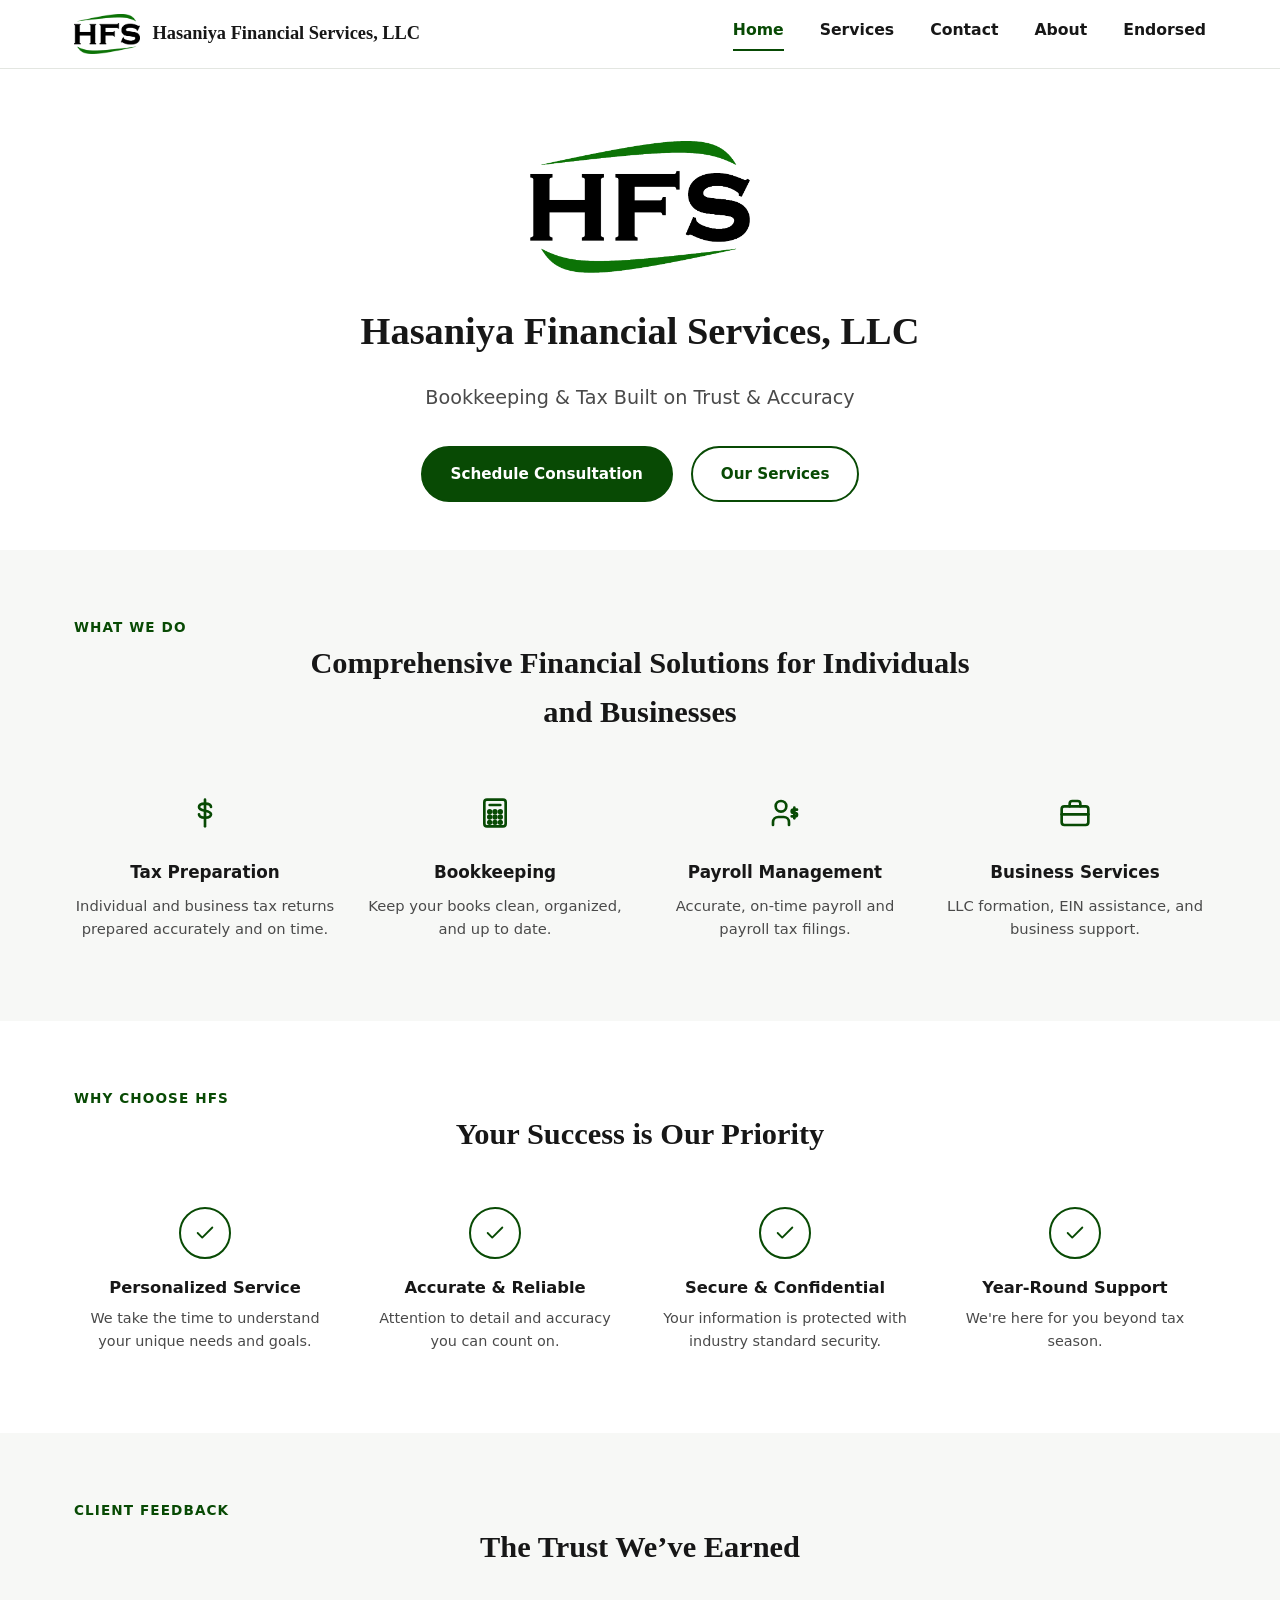
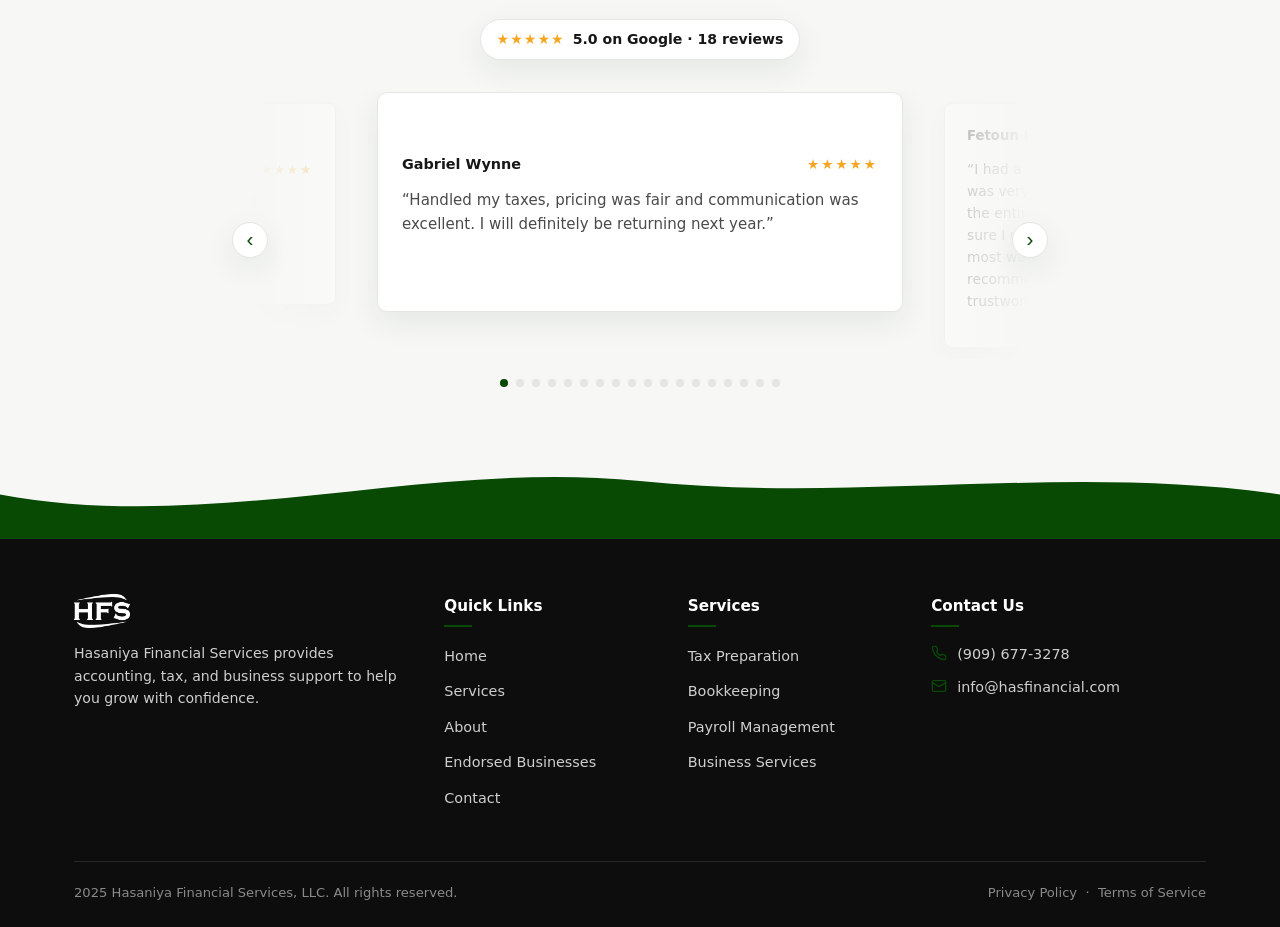
<file: index.html>
<!DOCTYPE html>
<html lang="en">
<head>
  <meta charset="UTF-8">
  <meta name="viewport" content="width=device-width, initial-scale=1.0">
  <title>Hasaniya Financial Services, LLC | Bookkeeping &amp; Tax</title>
  <meta name="description" content="Hasaniya Financial Services, LLC — bookkeeping and tax services built on trust and accuracy for individuals and businesses.">
  <link rel="icon" href="assets/images/favicon.png" type="image/png" media="(prefers-color-scheme: light)">
  <link rel="icon" href="assets/images/favicon-dark.png" type="image/png" media="(prefers-color-scheme: dark)">
  <link rel="stylesheet" href="css/styles.css?v=6">
</head>
<body>

  <header class="site-header">
    <div class="container">
      <a href="index.html" class="brand">
        <img src="assets/images/logo.png" alt="Hasaniya Financial Services, LLC logo">
        <span class="brand-name"><span class="brand-name-full">Hasaniya Financial Services, LLC</span><span class="brand-name-short">HFS, LLC</span></span>
      </a>
      <nav class="main-nav" id="main-nav">
        <a href="index.html" aria-current="page">Home</a>
        <a href="services.html">Services</a>
        <a href="contact.html">Contact</a>
        <a href="about.html">About</a>
        <a href="endorsed.html">Endorsed</a>
      </nav>
      <button class="nav-toggle" aria-label="Toggle navigation" aria-expanded="false" aria-controls="main-nav">
        <span></span><span></span><span></span>
      </button>
    </div>
  </header>

  <main>
    <section class="hero">
      <div class="container">
        <img src="assets/images/logo.png" alt="" class="mark">
        <h1>Hasaniya Financial Services, LLC</h1>
        <p class="tagline">Bookkeeping &amp; Tax Built on Trust &amp; Accuracy</p>
        <div class="hero-actions">
          <a href="contact.html" class="btn btn-primary">Schedule Consultation</a>
          <a href="services.html" class="btn btn-outline">Our Services</a>
        </div>
      </div>
    </section>

    <section class="section-soft">
      <div class="container">
        <span class="section-eyebrow">What We Do</span>
        <h2 class="section-title">Comprehensive Financial Solutions for Individuals and Businesses</h2>
        <div class="feature-grid">
          <div class="feature-card">
            <div class="icon">
              <svg viewBox="0 0 24 24" fill="none" stroke="currentColor" stroke-width="2" stroke-linecap="round" stroke-linejoin="round">
                <line x1="12" y1="2" x2="12" y2="22"></line>
                <path d="M16.5 7.5c0-1.5-1.8-2.5-4.5-2.5S7.5 6 7.5 7.5 9.3 9.8 12 10.3s4.5 1.3 4.5 2.7-1.8 2.5-4.5 2.5-4.5-1-4.5-2.5"></path>
              </svg>
            </div>
            <h3>Tax Preparation</h3>
            <p>Individual and business tax returns prepared accurately and on time.</p>
          </div>
          <div class="feature-card">
            <div class="icon">
              <svg viewBox="0 0 24 24" fill="none" stroke="currentColor" stroke-width="2" stroke-linecap="round" stroke-linejoin="round">
                <rect x="4" y="2" width="16" height="20" rx="2"></rect>
                <line x1="8" y1="6" x2="16" y2="6"></line>
                <circle cx="8" cy="11" r="1"></circle><circle cx="12" cy="11" r="1"></circle><circle cx="16" cy="11" r="1"></circle>
                <circle cx="8" cy="15" r="1"></circle><circle cx="12" cy="15" r="1"></circle><circle cx="16" cy="15" r="1"></circle>
                <circle cx="8" cy="19" r="1"></circle><circle cx="12" cy="19" r="1"></circle><circle cx="16" cy="19" r="1"></circle>
              </svg>
            </div>
            <h3>Bookkeeping</h3>
            <p>Keep your books clean, organized, and up to date.</p>
          </div>
          <div class="feature-card">
            <div class="icon">
              <svg viewBox="0 0 24 24" fill="none" stroke="currentColor" stroke-width="2" stroke-linecap="round" stroke-linejoin="round">
                <circle cx="9" cy="7" r="4"></circle>
                <path d="M3 21v-2a4 4 0 0 1 4-4h4a4 4 0 0 1 4 4v2"></path>
                <line x1="19" y1="8" x2="19" y2="16"></line>
                <path d="M21 9.5h-2.75a1.25 1.25 0 0 0 0 2.5h1.5a1.25 1.25 0 0 1 0 2.5H17"></path>
              </svg>
            </div>
            <h3>Payroll Management</h3>
            <p>Accurate, on-time payroll and payroll tax filings.</p>
          </div>
          <div class="feature-card">
            <div class="icon">
              <svg viewBox="0 0 24 24" fill="none" stroke="currentColor" stroke-width="2" stroke-linecap="round" stroke-linejoin="round">
                <rect x="2" y="7" width="20" height="14" rx="2"></rect>
                <path d="M8 7V5a2 2 0 0 1 2-2h4a2 2 0 0 1 2 2v2"></path>
                <line x1="2" y1="13" x2="22" y2="13"></line>
              </svg>
            </div>
            <h3>Business Services</h3>
            <p>LLC formation, EIN assistance, and business support.</p>
          </div>
        </div>
      </div>
    </section>

    <section>
      <div class="container">
        <span class="section-eyebrow">Why Choose HFS</span>
        <h2 class="section-title">Your Success is Our Priority</h2>
        <div class="trust-grid">
          <div class="trust-card">
            <div class="check">
              <svg viewBox="0 0 24 24" fill="none" stroke="currentColor" stroke-width="2" stroke-linecap="round" stroke-linejoin="round"><polyline points="4 12 9 17 20 6"></polyline></svg>
            </div>
            <h3>Personalized Service</h3>
            <p>We take the time to understand your unique needs and goals.</p>
          </div>
          <div class="trust-card">
            <div class="check">
              <svg viewBox="0 0 24 24" fill="none" stroke="currentColor" stroke-width="2" stroke-linecap="round" stroke-linejoin="round"><polyline points="4 12 9 17 20 6"></polyline></svg>
            </div>
            <h3>Accurate &amp; Reliable</h3>
            <p>Attention to detail and accuracy you can count on.</p>
          </div>
          <div class="trust-card">
            <div class="check">
              <svg viewBox="0 0 24 24" fill="none" stroke="currentColor" stroke-width="2" stroke-linecap="round" stroke-linejoin="round"><polyline points="4 12 9 17 20 6"></polyline></svg>
            </div>
            <h3>Secure &amp; Confidential</h3>
            <p>Your information is protected with industry standard security.</p>
          </div>
          <div class="trust-card">
            <div class="check">
              <svg viewBox="0 0 24 24" fill="none" stroke="currentColor" stroke-width="2" stroke-linecap="round" stroke-linejoin="round"><polyline points="4 12 9 17 20 6"></polyline></svg>
            </div>
            <h3>Year-Round Support</h3>
            <p>We're here for you beyond tax season.</p>
          </div>
        </div>
      </div>
    </section>

    <section class="section-soft">
      <div class="container">
        <span class="section-eyebrow">Client Feedback</span>
        <h2 class="section-title">The Trust We&rsquo;ve Earned</h2>
        <a class="rating-badge" href="https://share.google/wKmV9YiivHPLO20WE" target="_blank" rel="noopener">
          <span class="rating-stars">&#9733;&#9733;&#9733;&#9733;&#9733;</span>
          <span>5.0 on Google &middot; 18 reviews</span>
        </a>

        <div class="testimonial-carousel" data-autoplay="6000">
          <div class="testimonial-track">
           <div class="testimonial-rail">
            <div class="testimonial-slide">
              <div class="testimonial-card">
              <div class="review-header"><div class="author-name">Gabriel Wynne</div><div class="stars">&#9733;&#9733;&#9733;&#9733;&#9733;</div></div>
                <p>&ldquo;Handled my taxes, pricing was fair and communication was excellent. I will definitely be returning next year.&rdquo;</p>
                </div>
            </div>
            <div class="testimonial-slide">
              <div class="testimonial-card">
              <div class="review-header"><div class="author-name">Fetoun Kharrat</div><div class="stars">&#9733;&#9733;&#9733;&#9733;&#9733;</div></div>
                <p>&ldquo;I had a great experience working with Ameer Hasaniya. He was very knowledgeable, organized, and patient throughout the entire process. He explained everything clearly and made sure I understood each step before filing. What I appreciated most was his honesty and attention to detail. I highly recommend his services to anyone looking for a reliable and trustworthy tax expert.&rdquo;</p>
                </div>
            </div>
            <div class="testimonial-slide">
              <div class="testimonial-card">
              <div class="review-header"><div class="author-name">Kawa Shwaish</div><div class="stars">&#9733;&#9733;&#9733;&#9733;&#9733;</div></div>
                <p>&ldquo;I&rsquo;ve used several tax firms over the years, but Hasaniya Financial Services is hands-down the best for both family and business taxes. Ameer navigated our complex business filings with ease while ensuring our personal taxes were optimized. If you want peace of mind during tax season, contact Ameer!&rdquo;</p>
                </div>
            </div>
            <div class="testimonial-slide">
              <div class="testimonial-card">
              <div class="review-header"><div class="author-name">Najwan Je</div><div class="stars">&#9733;&#9733;&#9733;&#9733;&#9733;</div></div>
                <p>&ldquo;We had an amazing experience with Ameer! He helped us file our taxes from the comfort of our home. He was fast, professional, and made the whole process easy and stress-free. We&rsquo;ve already referred him to friends and family and highly recommend him.&rdquo;</p>
                </div>
            </div>
            <div class="testimonial-slide">
              <div class="testimonial-card">
              <div class="review-header"><div class="author-name">Waseem Khader</div><div class="stars">&#9733;&#9733;&#9733;&#9733;&#9733;</div></div>
                <p>&ldquo;Ameer is an amazing accountant! I strongly recommend his services to anyone needing to maximize their returns and learn how to organize their finances. He is incredibly knowledgeable, easily accessible, and bills affordable rates.&rdquo;</p>
                </div>
            </div>
            <div class="testimonial-slide">
              <div class="testimonial-card">
              <div class="review-header"><div class="author-name">Aayah Fatayerji</div><div class="stars">&#9733;&#9733;&#9733;&#9733;&#9733;</div></div>
                <p>&ldquo;Extremely happy with Mr Hasaniya&rsquo;s tax and financial services. He was efficient, well-versed and educated us on up-to date tax laws. He remains current, ethical and has the best interest of his client in mind. Having used others, I feel so lucky to have found Mr Hasaniya. I highly recommend him!&rdquo;</p>
                </div>
            </div>
            <div class="testimonial-slide">
              <div class="testimonial-card">
              <div class="review-header"><div class="author-name">M H</div><div class="stars">&#9733;&#9733;&#9733;&#9733;&#9733;</div></div>
                <p>&ldquo;Fantastic service. Ameer was able to meet with my wife and I virtually and provided excellent service. He is very clear, personable, and professional. This is my second year filing with him. 10/10 will definitely recommend!&rdquo;</p>
                </div>
            </div>
            <div class="testimonial-slide">
              <div class="testimonial-card">
              <div class="review-header"><div class="author-name">Nabil Fatayerji</div><div class="stars">&#9733;&#9733;&#9733;&#9733;&#9733;</div></div>
                <p>&ldquo;Amazing personality; very approachable, made easy fast process. Me and my wife enjoyed working with Ameer. Thanks&rdquo;</p>
                </div>
            </div>
            <div class="testimonial-slide">
              <div class="testimonial-card">
              <div class="review-header"><div class="author-name">Brian Campos</div><div class="stars">&#9733;&#9733;&#9733;&#9733;&#9733;</div></div>
                <p>&ldquo;For anyone in need of tax services I will always refer them to Ameer. He exhibits all the qualities one could hope for in a personal accounting and tax preparer. He displayed full transparency and professionalism and for that he found in me a lifelong customer.&rdquo;</p>
                </div>
            </div>
            <div class="testimonial-slide">
              <div class="testimonial-card">
              <div class="review-header"><div class="author-name">Yasmeen E</div><div class="stars">&#9733;&#9733;&#9733;&#9733;&#9733;</div></div>
                <p>&ldquo;My husband and I received the most professional, knowledgeable, and helpful support from Ameer. Communication was prompt, and Ameer was incredibly patient and thorough in answering all of our questions. I highly recommend filing your taxes with Ameer!&rdquo;</p>
                </div>
            </div>
            <div class="testimonial-slide">
              <div class="testimonial-card">
              <div class="review-header"><div class="author-name">Jordan Chaz Cabanada</div><div class="stars">&#9733;&#9733;&#9733;&#9733;&#9733;</div></div>
                <p>&ldquo;I had a fantastic experience with Hasaniya Financial! Filing taxes has always felt stressful for me, but they made the entire process incredibly smooth and straightforward. I especially appreciated how responsive and knowledgeable the team was &mdash; great service from start to finish!&rdquo;</p>
                </div>
            </div>
            <div class="testimonial-slide">
              <div class="testimonial-card">
              <div class="review-header"><div class="author-name">Cory Blackwood</div><div class="stars">&#9733;&#9733;&#9733;&#9733;&#9733;</div></div>
                <p>&ldquo;For my first time going through an agency to file my taxes, Ameer made it simple and efficient!&rdquo;</p>
                </div>
            </div>
            <div class="testimonial-slide">
              <div class="testimonial-card">
              <div class="review-header"><div class="author-name">umme kulsoom</div><div class="stars">&#9733;&#9733;&#9733;&#9733;&#9733;</div></div>
                <p>&ldquo;Hasaniya Financial Services LLC made an otherwise stressful tax season incredibly smooth. I had a mix of business filings and multiple W-2s, and they handled everything with accuracy, efficiency, and professionalism, and found deductions I would have easily missed.&rdquo;</p>
                </div>
            </div>
            <div class="testimonial-slide">
              <div class="testimonial-card">
              <div class="review-header"><div class="author-name">Mason Duke</div><div class="stars">&#9733;&#9733;&#9733;&#9733;&#9733;</div></div>
                <p>&ldquo;Ameer is a no brainer when it comes to tax services, very knowledgeable and professional!&rdquo;</p>
                </div>
            </div>
            <div class="testimonial-slide">
              <div class="testimonial-card">
              <div class="review-header"><div class="author-name">Mike Wynne</div><div class="stars">&#9733;&#9733;&#9733;&#9733;&#9733;</div></div>
                <p>&ldquo;Communication was top of the line! Friendly, intelligent, patient and insightful in finding tax savings that I had not even thought about. Definitely will be using services again.&rdquo;</p>
                </div>
            </div>
            <div class="testimonial-slide">
              <div class="testimonial-card">
              <div class="review-header"><div class="author-name">Arvind Kamboh</div><div class="stars">&#9733;&#9733;&#9733;&#9733;&#9733;</div></div>
                <p>&ldquo;Extremely helpful and professional. Their attention to detail and commitment to accuracy gave me real peace of mind during tax season. Highly recommend for anyone needing reliable tax help.&rdquo;</p>
                </div>
            </div>
            <div class="testimonial-slide">
              <div class="testimonial-card">
              <div class="review-header"><div class="author-name">Heather Fraser</div><div class="stars">&#9733;&#9733;&#9733;&#9733;&#9733;</div></div>
                <p>&ldquo;Wonderful accountant! Explained things fully and got my return done quickly. I got an even bigger refund than I expected.&rdquo;</p>
                </div>
            </div>
            <div class="testimonial-slide">
              <div class="testimonial-card">
              <div class="review-header"><div class="author-name">islam abdelsadek</div><div class="stars">&#9733;&#9733;&#9733;&#9733;&#9733;</div></div>
                <p>&ldquo;Very detailed, honest and straightforward, gives great financial advice and support, honest work.&rdquo;</p>
                </div>
            </div>
           </div>
          </div>

          <button type="button" class="carousel-btn prev" aria-label="Previous review">&#8249;</button>
          <button type="button" class="carousel-btn next" aria-label="Next review">&#8250;</button>
          <div class="carousel-dots"></div>
        </div>
      </div>
    </section>

    <svg class="wave-divider on-soft" viewBox="0 0 1440 100" preserveAspectRatio="none" aria-hidden="true">
      <path d="M0,50 C240,95 480,10 720,35 C960,60 1200,15 1440,50 L1440,100 L0,100 Z"></path>
    </svg>
  </main>

  <footer class="site-footer">
    <div class="container">
      <div class="footer-grid">
        <div class="footer-brand">
          <img src="assets/images/logo.png" alt="Hasaniya Financial Services logo">
          <p>Hasaniya Financial Services provides accounting, tax, and business support to help you grow with confidence.</p>        </div>
        <div>
          <h4>Quick Links</h4>
          <div class="footer-rule"></div>
          <ul>
            <li><a href="index.html">Home</a></li>
            <li><a href="services.html">Services</a></li>
            <li><a href="about.html">About</a></li>
            <li><a href="endorsed.html">Endorsed Businesses</a></li>
            <li><a href="contact.html">Contact</a></li>
          </ul>
        </div>
        <div>
          <h4>Services</h4>
          <div class="footer-rule"></div>
          <ul>
            <li><a href="services.html">Tax Preparation</a></li>
            <li><a href="services.html">Bookkeeping</a></li>
            <li><a href="services.html">Payroll Management</a></li>
            <li><a href="services.html">Business Services</a></li>
          </ul>
        </div>
        <div>
          <h4>Contact Us</h4>
          <div class="footer-rule"></div>
          <ul class="footer-contact">
            <li>
              <svg viewBox="0 0 24 24" fill="none" stroke="currentColor" stroke-width="2" stroke-linecap="round" stroke-linejoin="round"><path d="M22 16.92v3a2 2 0 0 1-2.18 2 19.79 19.79 0 0 1-8.63-3.07 19.5 19.5 0 0 1-6-6 19.79 19.79 0 0 1-3.07-8.67A2 2 0 0 1 4.11 2h3a2 2 0 0 1 2 1.72c.13.96.36 1.9.7 2.81a2 2 0 0 1-.45 2.11L8.09 9.91a16 16 0 0 0 6 6l1.27-1.27a2 2 0 0 1 2.11-.45c.91.34 1.85.57 2.81.7A2 2 0 0 1 22 16.92z"></path></svg>
              <a href="tel:+19096773278">(909) 677-3278</a>
            </li>
            <li>
              <svg viewBox="0 0 24 24" fill="none" stroke="currentColor" stroke-width="2" stroke-linecap="round" stroke-linejoin="round"><rect x="2" y="4" width="20" height="16" rx="2"></rect><polyline points="2 7 12 13 22 7"></polyline></svg>
              <a href="mailto:info@hasfinancial.com">info@hasfinancial.com</a>
            </li>          </ul>
        </div>
      </div>
      <div class="footer-bottom">
        <span>2025 Hasaniya Financial Services, LLC. All rights reserved.</span>
        <span><a href="privacy.html">Privacy Policy</a> &nbsp;&middot;&nbsp; <a href="terms.html">Terms of Service</a></span>
      </div>
    </div>
  </footer>

  <script src="js/main.js?v=2"></script>
</body>
</html>
</file>
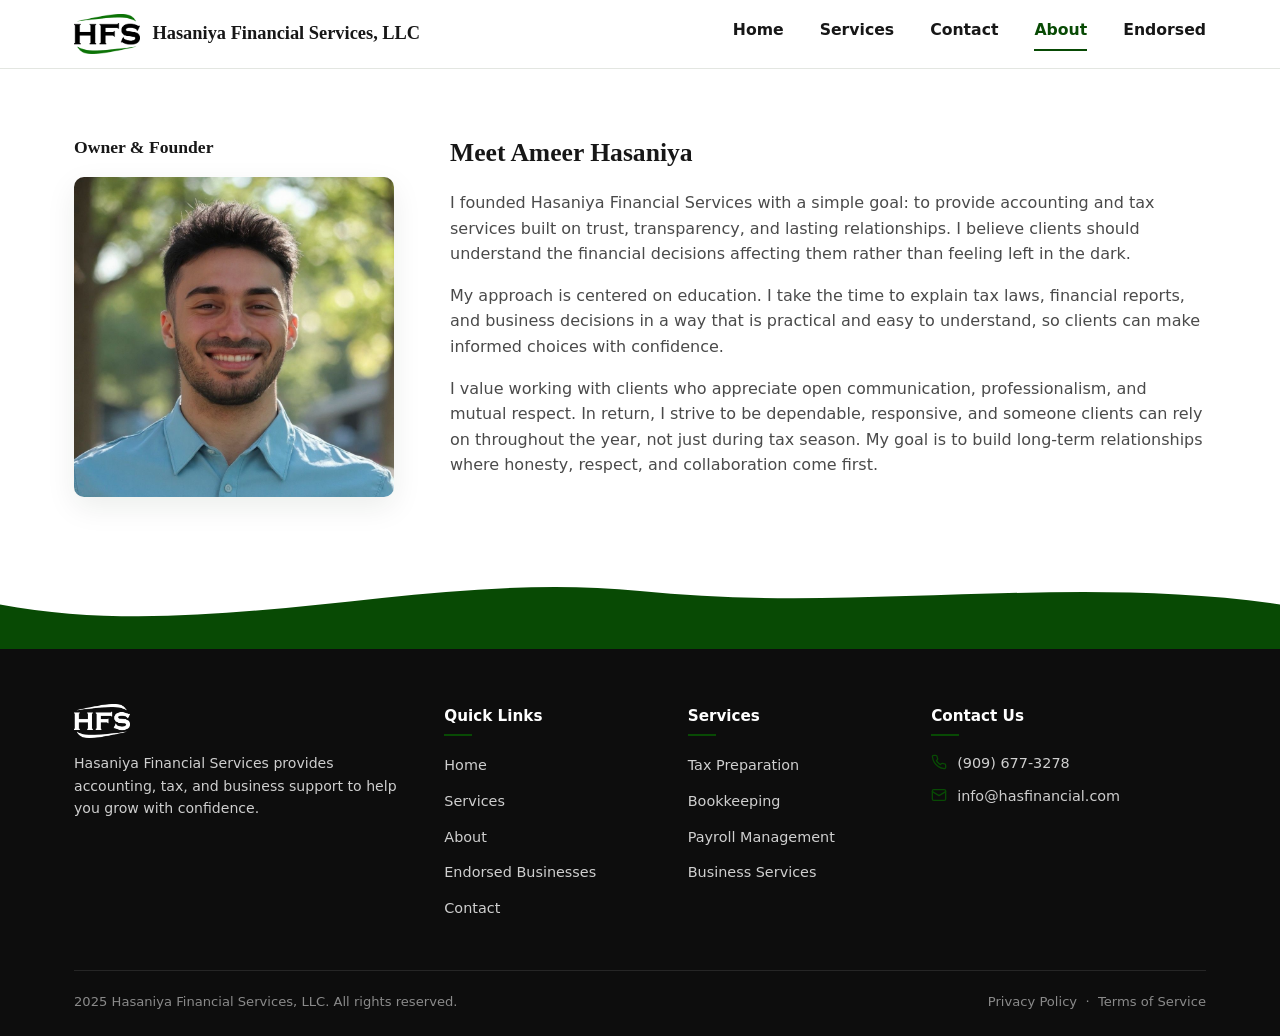
<file: about.html>
<!DOCTYPE html>
<html lang="en">
<head>
  <meta charset="UTF-8">
  <meta name="viewport" content="width=device-width, initial-scale=1.0">
  <title>About | Hasaniya Financial Services, LLC</title>
  <meta name="description" content="Meet Ameer Hasaniya, Owner & Founder of Hasaniya Financial Services, LLC.">
  <link rel="icon" href="assets/images/favicon.png" type="image/png" media="(prefers-color-scheme: light)">
  <link rel="icon" href="assets/images/favicon-dark.png" type="image/png" media="(prefers-color-scheme: dark)">
  <link rel="stylesheet" href="css/styles.css?v=6">
</head>
<body>

  <header class="site-header">
    <div class="container">
      <a href="index.html" class="brand">
        <img src="assets/images/logo.png" alt="Hasaniya Financial Services, LLC logo">
        <span class="brand-name"><span class="brand-name-full">Hasaniya Financial Services, LLC</span><span class="brand-name-short">HFS, LLC</span></span>
      </a>
      <nav class="main-nav" id="main-nav">
        <a href="index.html">Home</a>
        <a href="services.html">Services</a>
        <a href="contact.html">Contact</a>
        <a href="about.html" aria-current="page">About</a>
        <a href="endorsed.html">Endorsed</a>
      </nav>
      <button class="nav-toggle" aria-label="Toggle navigation" aria-expanded="false" aria-controls="main-nav">
        <span></span><span></span><span></span>
      </button>
    </div>
  </header>

  <main>
    <section>
      <div class="container">
        <div class="about-layout">
          <div class="about-photo-block">
            <h2>Owner &amp; Founder</h2>
            <img src="assets/images/ameer-hasaniya.jpg" alt="Ameer Hasaniya, Owner and Founder of Hasaniya Financial Services, LLC">
          </div>
          <div class="about-copy">
            <h2>Meet Ameer Hasaniya</h2>
            <p>I founded Hasaniya Financial Services with a simple goal: to provide accounting and tax services built on trust, transparency, and lasting relationships. I believe clients should understand the financial decisions affecting them rather than feeling left in the dark.</p>
            <p>My approach is centered on education. I take the time to explain tax laws, financial reports, and business decisions in a way that is practical and easy to understand, so clients can make informed choices with confidence.</p>
            <p>I value working with clients who appreciate open communication, professionalism, and mutual respect. In return, I strive to be dependable, responsive, and someone clients can rely on throughout the year, not just during tax season. My goal is to build long-term relationships where honesty, respect, and collaboration come first.</p>
          </div>
        </div>
      </div>
    </section>

    <svg class="wave-divider" viewBox="0 0 1440 100" preserveAspectRatio="none" aria-hidden="true">
      <path d="M0,50 C240,95 480,10 720,35 C960,60 1200,15 1440,50 L1440,100 L0,100 Z"></path>
    </svg>
  </main>

  <footer class="site-footer">
    <div class="container">
      <div class="footer-grid">
        <div class="footer-brand">
          <img src="assets/images/logo.png" alt="Hasaniya Financial Services logo">
          <p>Hasaniya Financial Services provides accounting, tax, and business support to help you grow with confidence.</p>        </div>
        <div>
          <h4>Quick Links</h4>
          <div class="footer-rule"></div>
          <ul>
            <li><a href="index.html">Home</a></li>
            <li><a href="services.html">Services</a></li>
            <li><a href="about.html">About</a></li>
            <li><a href="endorsed.html">Endorsed Businesses</a></li>
            <li><a href="contact.html">Contact</a></li>
          </ul>
        </div>
        <div>
          <h4>Services</h4>
          <div class="footer-rule"></div>
          <ul>
            <li><a href="services.html">Tax Preparation</a></li>
            <li><a href="services.html">Bookkeeping</a></li>
            <li><a href="services.html">Payroll Management</a></li>
            <li><a href="services.html">Business Services</a></li>
          </ul>
        </div>
        <div>
          <h4>Contact Us</h4>
          <div class="footer-rule"></div>
          <ul class="footer-contact">
            <li>
              <svg viewBox="0 0 24 24" fill="none" stroke="currentColor" stroke-width="2" stroke-linecap="round" stroke-linejoin="round"><path d="M22 16.92v3a2 2 0 0 1-2.18 2 19.79 19.79 0 0 1-8.63-3.07 19.5 19.5 0 0 1-6-6 19.79 19.79 0 0 1-3.07-8.67A2 2 0 0 1 4.11 2h3a2 2 0 0 1 2 1.72c.13.96.36 1.9.7 2.81a2 2 0 0 1-.45 2.11L8.09 9.91a16 16 0 0 0 6 6l1.27-1.27a2 2 0 0 1 2.11-.45c.91.34 1.85.57 2.81.7A2 2 0 0 1 22 16.92z"></path></svg>
              <a href="tel:+19096773278">(909) 677-3278</a>
            </li>
            <li>
              <svg viewBox="0 0 24 24" fill="none" stroke="currentColor" stroke-width="2" stroke-linecap="round" stroke-linejoin="round"><rect x="2" y="4" width="20" height="16" rx="2"></rect><polyline points="2 7 12 13 22 7"></polyline></svg>
              <a href="mailto:info@hasfinancial.com">info@hasfinancial.com</a>
            </li>          </ul>
        </div>
      </div>
      <div class="footer-bottom">
        <span>2025 Hasaniya Financial Services, LLC. All rights reserved.</span>
        <span><a href="privacy.html">Privacy Policy</a> &nbsp;&middot;&nbsp; <a href="terms.html">Terms of Service</a></span>
      </div>
    </div>
  </footer>

  <script src="js/main.js?v=2"></script>
</body>
</html>
</file>
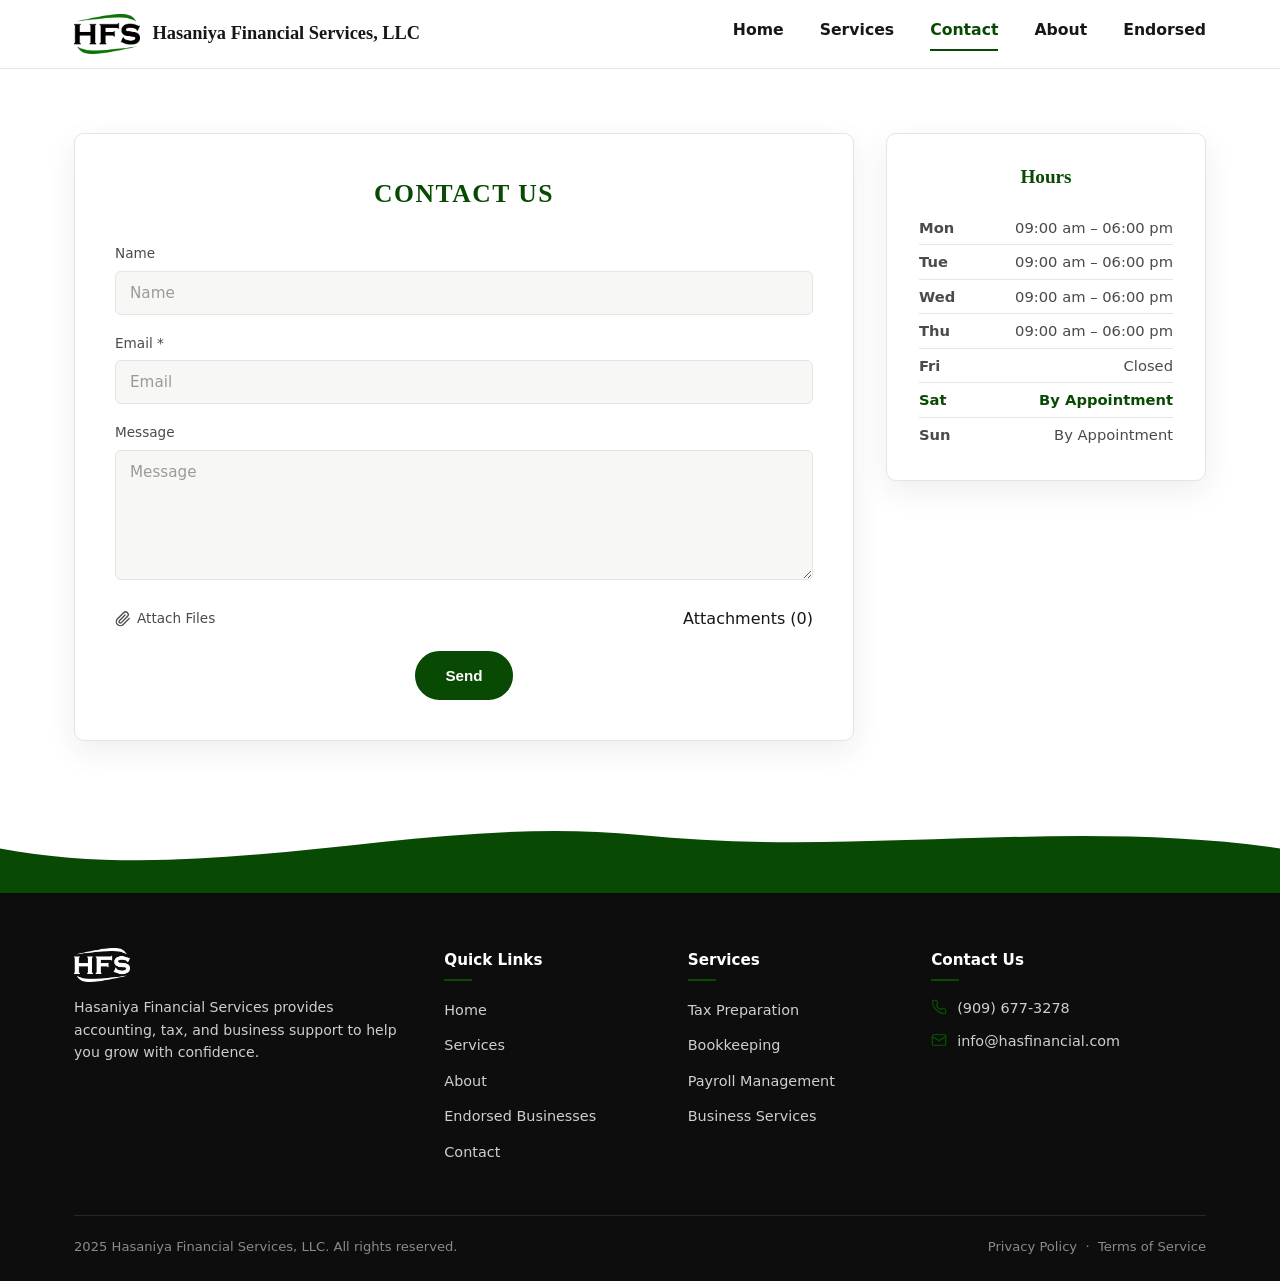
<file: contact.html>
<!DOCTYPE html>
<html lang="en">
<head>
  <meta charset="UTF-8">
  <meta name="viewport" content="width=device-width, initial-scale=1.0">
  <title>Contact | Hasaniya Financial Services, LLC</title>
  <meta name="description" content="Contact Hasaniya Financial Services, LLC to schedule a consultation.">
  <link rel="icon" href="assets/images/favicon.png" type="image/png" media="(prefers-color-scheme: light)">
  <link rel="icon" href="assets/images/favicon-dark.png" type="image/png" media="(prefers-color-scheme: dark)">
  <link rel="stylesheet" href="css/styles.css?v=6">
</head>
<body>

  <header class="site-header">
    <div class="container">
      <a href="index.html" class="brand">
        <img src="assets/images/logo.png" alt="Hasaniya Financial Services, LLC logo">
        <span class="brand-name"><span class="brand-name-full">Hasaniya Financial Services, LLC</span><span class="brand-name-short">HFS, LLC</span></span>
      </a>
      <nav class="main-nav" id="main-nav">
        <a href="index.html">Home</a>
        <a href="services.html">Services</a>
        <a href="contact.html" aria-current="page">Contact</a>
        <a href="about.html">About</a>
        <a href="endorsed.html">Endorsed</a>
      </nav>
      <button class="nav-toggle" aria-label="Toggle navigation" aria-expanded="false" aria-controls="main-nav">
        <span></span><span></span><span></span>
      </button>
    </div>
  </header>

  <main>
    <section>
      <div class="container">
        <div class="contact-layout">
          <div class="contact-card">
            <h2>Contact Us</h2>
            <form id="contact-form" action="https://formspree.io/f/mljrkoyb" method="POST" novalidate>
              <div class="field">
                <label for="name">Name</label>
                <input type="text" id="name" name="name" placeholder="Name">
              </div>
              <div class="field">
                <label for="email">Email <span aria-hidden="true">*</span></label>
                <input type="email" id="email" name="email" placeholder="Email" required>
              </div>
              <div class="field">
                <label for="message">Message</label>
                <textarea id="message" name="message" placeholder="Message"></textarea>
              </div>
              <div class="form-footer">
                <label class="attach-files" for="attachments">
                  <svg viewBox="0 0 24 24" width="16" height="16" fill="none" stroke="currentColor" stroke-width="2" stroke-linecap="round" stroke-linejoin="round"><path d="M21.44 11.05l-9.19 9.19a6 6 0 0 1-8.49-8.49l9.19-9.19a4 4 0 0 1 5.66 5.66l-9.2 9.19a2 2 0 0 1-2.83-2.83l8.49-8.48"></path></svg>
                  Attach Files
                  <input type="file" id="attachments" name="attachments" multiple hidden>
                </label>
                <span>Attachments (0)</span>
              </div>
              <div style="text-align:center; margin-top: 20px;">
                <button type="submit" class="btn btn-primary">Send</button>
              </div>
              <p id="form-status" class="form-status" role="status"></p>
            </form>
          </div>

          <div class="hours-card">
            <h2>Hours</h2>
            <div class="hours-row" data-day="1"><span class="day">Mon</span><span>09:00 am &ndash; 06:00 pm</span></div>
            <div class="hours-row" data-day="2"><span class="day">Tue</span><span>09:00 am &ndash; 06:00 pm</span></div>
            <div class="hours-row" data-day="3"><span class="day">Wed</span><span>09:00 am &ndash; 06:00 pm</span></div>
            <div class="hours-row" data-day="4"><span class="day">Thu</span><span>09:00 am &ndash; 06:00 pm</span></div>
            <div class="hours-row" data-day="5"><span class="day">Fri</span><span>Closed</span></div>
            <div class="hours-row" data-day="6"><span class="day">Sat</span><span>By Appointment</span></div>
            <div class="hours-row" data-day="0"><span class="day">Sun</span><span>By Appointment</span></div>
          </div>
        </div>
      </div>
    </section>

    <svg class="wave-divider" viewBox="0 0 1440 100" preserveAspectRatio="none" aria-hidden="true">
      <path d="M0,50 C240,95 480,10 720,35 C960,60 1200,15 1440,50 L1440,100 L0,100 Z"></path>
    </svg>
  </main>

  <footer class="site-footer">
    <div class="container">
      <div class="footer-grid">
        <div class="footer-brand">
          <img src="assets/images/logo.png" alt="Hasaniya Financial Services logo">
          <p>Hasaniya Financial Services provides accounting, tax, and business support to help you grow with confidence.</p>        </div>
        <div>
          <h4>Quick Links</h4>
          <div class="footer-rule"></div>
          <ul>
            <li><a href="index.html">Home</a></li>
            <li><a href="services.html">Services</a></li>
            <li><a href="about.html">About</a></li>
            <li><a href="endorsed.html">Endorsed Businesses</a></li>
            <li><a href="contact.html">Contact</a></li>
          </ul>
        </div>
        <div>
          <h4>Services</h4>
          <div class="footer-rule"></div>
          <ul>
            <li><a href="services.html">Tax Preparation</a></li>
            <li><a href="services.html">Bookkeeping</a></li>
            <li><a href="services.html">Payroll Management</a></li>
            <li><a href="services.html">Business Services</a></li>
          </ul>
        </div>
        <div>
          <h4>Contact Us</h4>
          <div class="footer-rule"></div>
          <ul class="footer-contact">
            <li>
              <svg viewBox="0 0 24 24" fill="none" stroke="currentColor" stroke-width="2" stroke-linecap="round" stroke-linejoin="round"><path d="M22 16.92v3a2 2 0 0 1-2.18 2 19.79 19.79 0 0 1-8.63-3.07 19.5 19.5 0 0 1-6-6 19.79 19.79 0 0 1-3.07-8.67A2 2 0 0 1 4.11 2h3a2 2 0 0 1 2 1.72c.13.96.36 1.9.7 2.81a2 2 0 0 1-.45 2.11L8.09 9.91a16 16 0 0 0 6 6l1.27-1.27a2 2 0 0 1 2.11-.45c.91.34 1.85.57 2.81.7A2 2 0 0 1 22 16.92z"></path></svg>
              <a href="tel:+19096773278">(909) 677-3278</a>
            </li>
            <li>
              <svg viewBox="0 0 24 24" fill="none" stroke="currentColor" stroke-width="2" stroke-linecap="round" stroke-linejoin="round"><rect x="2" y="4" width="20" height="16" rx="2"></rect><polyline points="2 7 12 13 22 7"></polyline></svg>
              <a href="mailto:info@hasfinancial.com">info@hasfinancial.com</a>
            </li>          </ul>
        </div>
      </div>
      <div class="footer-bottom">
        <span>2025 Hasaniya Financial Services, LLC. All rights reserved.</span>
        <span><a href="privacy.html">Privacy Policy</a> &nbsp;&middot;&nbsp; <a href="terms.html">Terms of Service</a></span>
      </div>
    </div>
  </footer>

  <script src="js/main.js?v=2"></script>
</body>
</html>
</file>
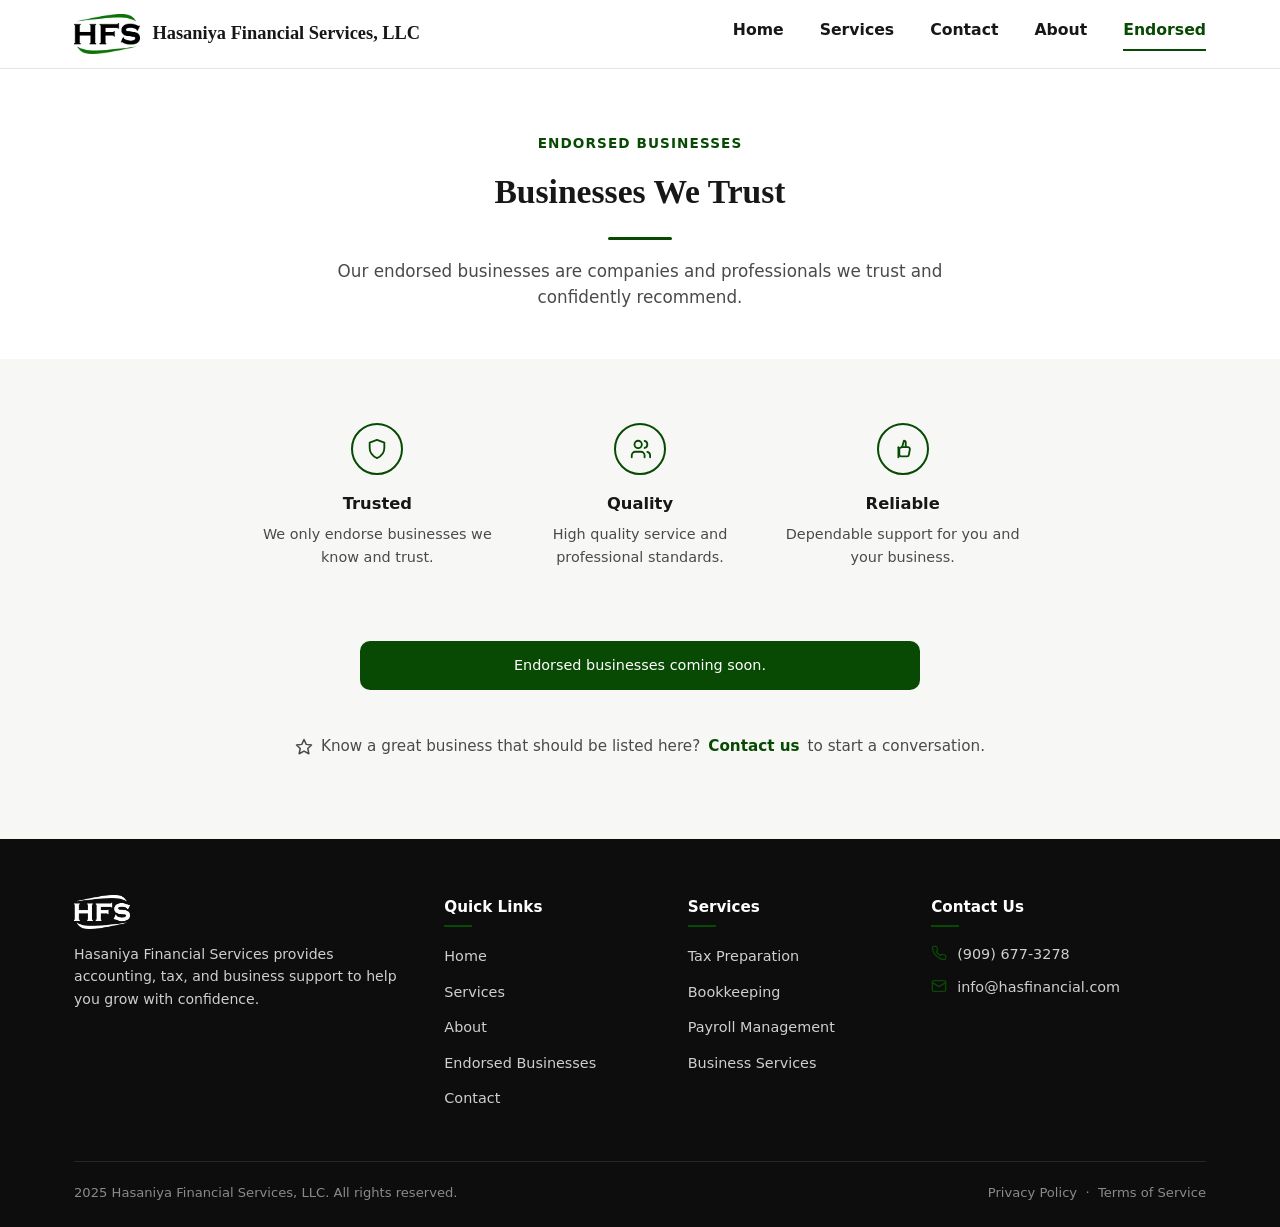
<file: endorsed.html>
<!DOCTYPE html>
<html lang="en">
<head>
  <meta charset="UTF-8">
  <meta name="viewport" content="width=device-width, initial-scale=1.0">
  <title>Endorsed Businesses | Hasaniya Financial Services, LLC</title>
  <meta name="description" content="Businesses and professionals endorsed and recommended by Hasaniya Financial Services, LLC.">
  <link rel="icon" href="assets/images/favicon.png" type="image/png" media="(prefers-color-scheme: light)">
  <link rel="icon" href="assets/images/favicon-dark.png" type="image/png" media="(prefers-color-scheme: dark)">
  <link rel="stylesheet" href="css/styles.css?v=6">
</head>
<body>

  <header class="site-header">
    <div class="container">
      <a href="index.html" class="brand">
        <img src="assets/images/logo.png" alt="Hasaniya Financial Services, LLC logo">
        <span class="brand-name"><span class="brand-name-full">Hasaniya Financial Services, LLC</span><span class="brand-name-short">HFS, LLC</span></span>
      </a>
      <nav class="main-nav" id="main-nav">
        <a href="index.html">Home</a>
        <a href="services.html">Services</a>
        <a href="contact.html">Contact</a>
        <a href="about.html">About</a>
        <a href="endorsed.html" aria-current="page">Endorsed</a>
      </nav>
      <button class="nav-toggle" aria-label="Toggle navigation" aria-expanded="false" aria-controls="main-nav">
        <span></span><span></span><span></span>
      </button>
    </div>
  </header>

  <main>
    <div class="page-header">
      <div class="container">
        <span class="eyebrow">Endorsed Businesses</span>
        <h1>Businesses We Trust</h1>
        <div class="rule"></div>
        <p>Our endorsed businesses are companies and professionals we trust and confidently recommend.</p>
      </div>
    </div>

    <section class="section-soft">
      <div class="container">
        <div class="trust-grid" style="grid-template-columns: repeat(3, 1fr); max-width: 760px; margin: 0 auto 56px;">
          <div class="trust-card">
            <div class="check">
              <svg viewBox="0 0 24 24" fill="none" stroke="currentColor" stroke-width="2" stroke-linecap="round" stroke-linejoin="round"><path d="M12 2 4 5v6c0 5 3.5 9 8 11 4.5-2 8-6 8-11V5z"></path></svg>
            </div>
            <h3>Trusted</h3>
            <p>We only endorse businesses we know and trust.</p>
          </div>
          <div class="trust-card">
            <div class="check">
              <svg viewBox="0 0 24 24" fill="none" stroke="currentColor" stroke-width="2" stroke-linecap="round" stroke-linejoin="round"><path d="M17 21v-2a4 4 0 0 0-4-4H7a4 4 0 0 0-4 4v2"></path><circle cx="10" cy="7" r="4"></circle><path d="M23 21v-2a4 4 0 0 0-3-3.87"></path><path d="M17 3.13a4 4 0 0 1 0 7.75"></path></svg>
            </div>
            <h3>Quality</h3>
            <p>High quality service and professional standards.</p>
          </div>
          <div class="trust-card">
            <div class="check">
              <svg viewBox="0 0 24 24" fill="none" stroke="currentColor" stroke-width="2" stroke-linecap="round" stroke-linejoin="round"><path d="M7 10v11"></path><path d="M11 10h6.5a2 2 0 0 1 2 2.3l-1.1 6A2 2 0 0 1 16.4 20H10a2 2 0 0 1-2-2v-7z"></path><path d="M11 10 13 3a2 2 0 0 1 2 2v5"></path></svg>
            </div>
            <h3>Reliable</h3>
            <p>Dependable support for you and your business.</p>
          </div>
        </div>

        <p class="testimonial-note">Endorsed businesses coming soon.</p>

        <!-- Example/placeholder endorsed businesses hidden for now — restore this list once real endorsed businesses are ready.
        <div class="endorsed-list">
          <div class="endorsed-card">
            <div class="icon">
              <svg viewBox="0 0 24 24" fill="none" stroke="currentColor" stroke-width="2" stroke-linecap="round" stroke-linejoin="round"><path d="M4 19.5A2.5 2.5 0 0 1 6.5 17H20"></path><path d="M6.5 2H20v20H6.5A2.5 2.5 0 0 1 4 19.5v-15A2.5 2.5 0 0 1 6.5 2z"></path></svg>
            </div>
            <div>
              <h3>Proper Books</h3>
              <span class="category">Bookkeeping Services</span>
              <p>Accurate, reliable bookkeeping for small businesses. Clean books, clear reports, and year-round support.</p>
            </div>
            <a href="#" class="btn btn-outline">Visit Website</a>
          </div>

          <div class="endorsed-card">
            <div class="icon">
              <svg viewBox="0 0 24 24" fill="none" stroke="currentColor" stroke-width="2" stroke-linecap="round" stroke-linejoin="round"><path d="M17 21v-2a4 4 0 0 0-4-4H7a4 4 0 0 0-4 4v2"></path><circle cx="10" cy="7" r="4"></circle><path d="M23 21v-2a4 4 0 0 0-3-3.87"></path><path d="M17 3.13a4 4 0 0 1 0 7.75"></path></svg>
            </div>
            <div>
              <h3>Greenway Payroll</h3>
              <span class="category">Payroll Solutions</span>
              <p>Full-service payroll processing, tax filings, and compliance so you can focus on growing your business.</p>
            </div>
            <a href="#" class="btn btn-outline">Visit Website</a>
          </div>

          <div class="endorsed-card">
            <div class="icon">
              <svg viewBox="0 0 24 24" fill="none" stroke="currentColor" stroke-width="2" stroke-linecap="round" stroke-linejoin="round"><line x1="3" y1="22" x2="21" y2="22"></line><line x1="6" y1="18" x2="6" y2="11"></line><line x1="10" y1="18" x2="10" y2="11"></line><line x1="14" y1="18" x2="14" y2="11"></line><line x1="18" y1="18" x2="18" y2="11"></line><polygon points="12 2 21 8 3 8"></polygon></svg>
            </div>
            <div>
              <h3>Heritage Lending</h3>
              <span class="category">Business Financing</span>
              <p>Helping businesses access the capital they need to start, grow, and succeed with flexible lending solutions.</p>
            </div>
            <a href="#" class="btn btn-outline">Visit Website</a>
          </div>

          <div class="endorsed-card">
            <div class="icon">
              <svg viewBox="0 0 24 24" fill="none" stroke="currentColor" stroke-width="2" stroke-linecap="round" stroke-linejoin="round"><path d="M12 2 4 5v6c0 5 3.5 9 8 11 4.5-2 8-6 8-11V5z"></path></svg>
            </div>
            <div>
              <h3>Secure IT Pros</h3>
              <span class="category">IT &amp; Cybersecurity</span>
              <p>Protecting businesses with reliable IT support, cybersecurity, and data protection solutions.</p>
            </div>
            <a href="#" class="btn btn-outline">Visit Website</a>
          </div>

          <div class="endorsed-card">
            <div class="icon">
              <svg viewBox="0 0 24 24" fill="none" stroke="currentColor" stroke-width="2" stroke-linecap="round" stroke-linejoin="round"><line x1="12" y1="3" x2="12" y2="21"></line><path d="M12 5 6 9l3 6h-6l3-6"></path><path d="M12 5l6 4-3 6h6l-3-6"></path><line x1="7" y1="21" x2="17" y2="21"></line></svg>
            </div>
            <div>
              <h3>ClearPath Legal</h3>
              <span class="category">Legal Services</span>
              <p>Practical legal guidance for businesses and individuals with a focus on clarity, efficiency, and results.</p>
            </div>
            <a href="#" class="btn btn-outline">Visit Website</a>
          </div>
        </div>
        -->

        <p class="endorsed-cta">
          <svg viewBox="0 0 24 24" width="18" height="18" fill="none" stroke="currentColor" stroke-width="2" stroke-linecap="round" stroke-linejoin="round"><polygon points="12 2 15 8.5 22 9.3 17 14 18.5 21 12 17.5 5.5 21 7 14 2 9.3 9 8.5 12 2"></polygon></svg>
          Know a great business that should be listed here? <a href="contact.html">Contact us</a> to start a conversation.
        </p>
      </div>
    </section>
  </main>

  <footer class="site-footer">
    <div class="container">
      <div class="footer-grid">
        <div class="footer-brand">
          <img src="assets/images/logo.png" alt="Hasaniya Financial Services logo">
          <p>Hasaniya Financial Services provides accounting, tax, and business support to help you grow with confidence.</p>        </div>
        <div>
          <h4>Quick Links</h4>
          <div class="footer-rule"></div>
          <ul>
            <li><a href="index.html">Home</a></li>
            <li><a href="services.html">Services</a></li>
            <li><a href="about.html">About</a></li>
            <li><a href="endorsed.html">Endorsed Businesses</a></li>
            <li><a href="contact.html">Contact</a></li>
          </ul>
        </div>
        <div>
          <h4>Services</h4>
          <div class="footer-rule"></div>
          <ul>
            <li><a href="services.html">Tax Preparation</a></li>
            <li><a href="services.html">Bookkeeping</a></li>
            <li><a href="services.html">Payroll Management</a></li>
            <li><a href="services.html">Business Services</a></li>
          </ul>
        </div>
        <div>
          <h4>Contact Us</h4>
          <div class="footer-rule"></div>
          <ul class="footer-contact">
            <li>
              <svg viewBox="0 0 24 24" fill="none" stroke="currentColor" stroke-width="2" stroke-linecap="round" stroke-linejoin="round"><path d="M22 16.92v3a2 2 0 0 1-2.18 2 19.79 19.79 0 0 1-8.63-3.07 19.5 19.5 0 0 1-6-6 19.79 19.79 0 0 1-3.07-8.67A2 2 0 0 1 4.11 2h3a2 2 0 0 1 2 1.72c.13.96.36 1.9.7 2.81a2 2 0 0 1-.45 2.11L8.09 9.91a16 16 0 0 0 6 6l1.27-1.27a2 2 0 0 1 2.11-.45c.91.34 1.85.57 2.81.7A2 2 0 0 1 22 16.92z"></path></svg>
              <a href="tel:+19096773278">(909) 677-3278</a>
            </li>
            <li>
              <svg viewBox="0 0 24 24" fill="none" stroke="currentColor" stroke-width="2" stroke-linecap="round" stroke-linejoin="round"><rect x="2" y="4" width="20" height="16" rx="2"></rect><polyline points="2 7 12 13 22 7"></polyline></svg>
              <a href="mailto:info@hasfinancial.com">info@hasfinancial.com</a>
            </li>          </ul>
        </div>
      </div>
      <div class="footer-bottom">
        <span>2025 Hasaniya Financial Services, LLC. All rights reserved.</span>
        <span><a href="privacy.html">Privacy Policy</a> &nbsp;&middot;&nbsp; <a href="terms.html">Terms of Service</a></span>
      </div>
    </div>
  </footer>

  <script src="js/main.js?v=2"></script>
</body>
</html>
</file>
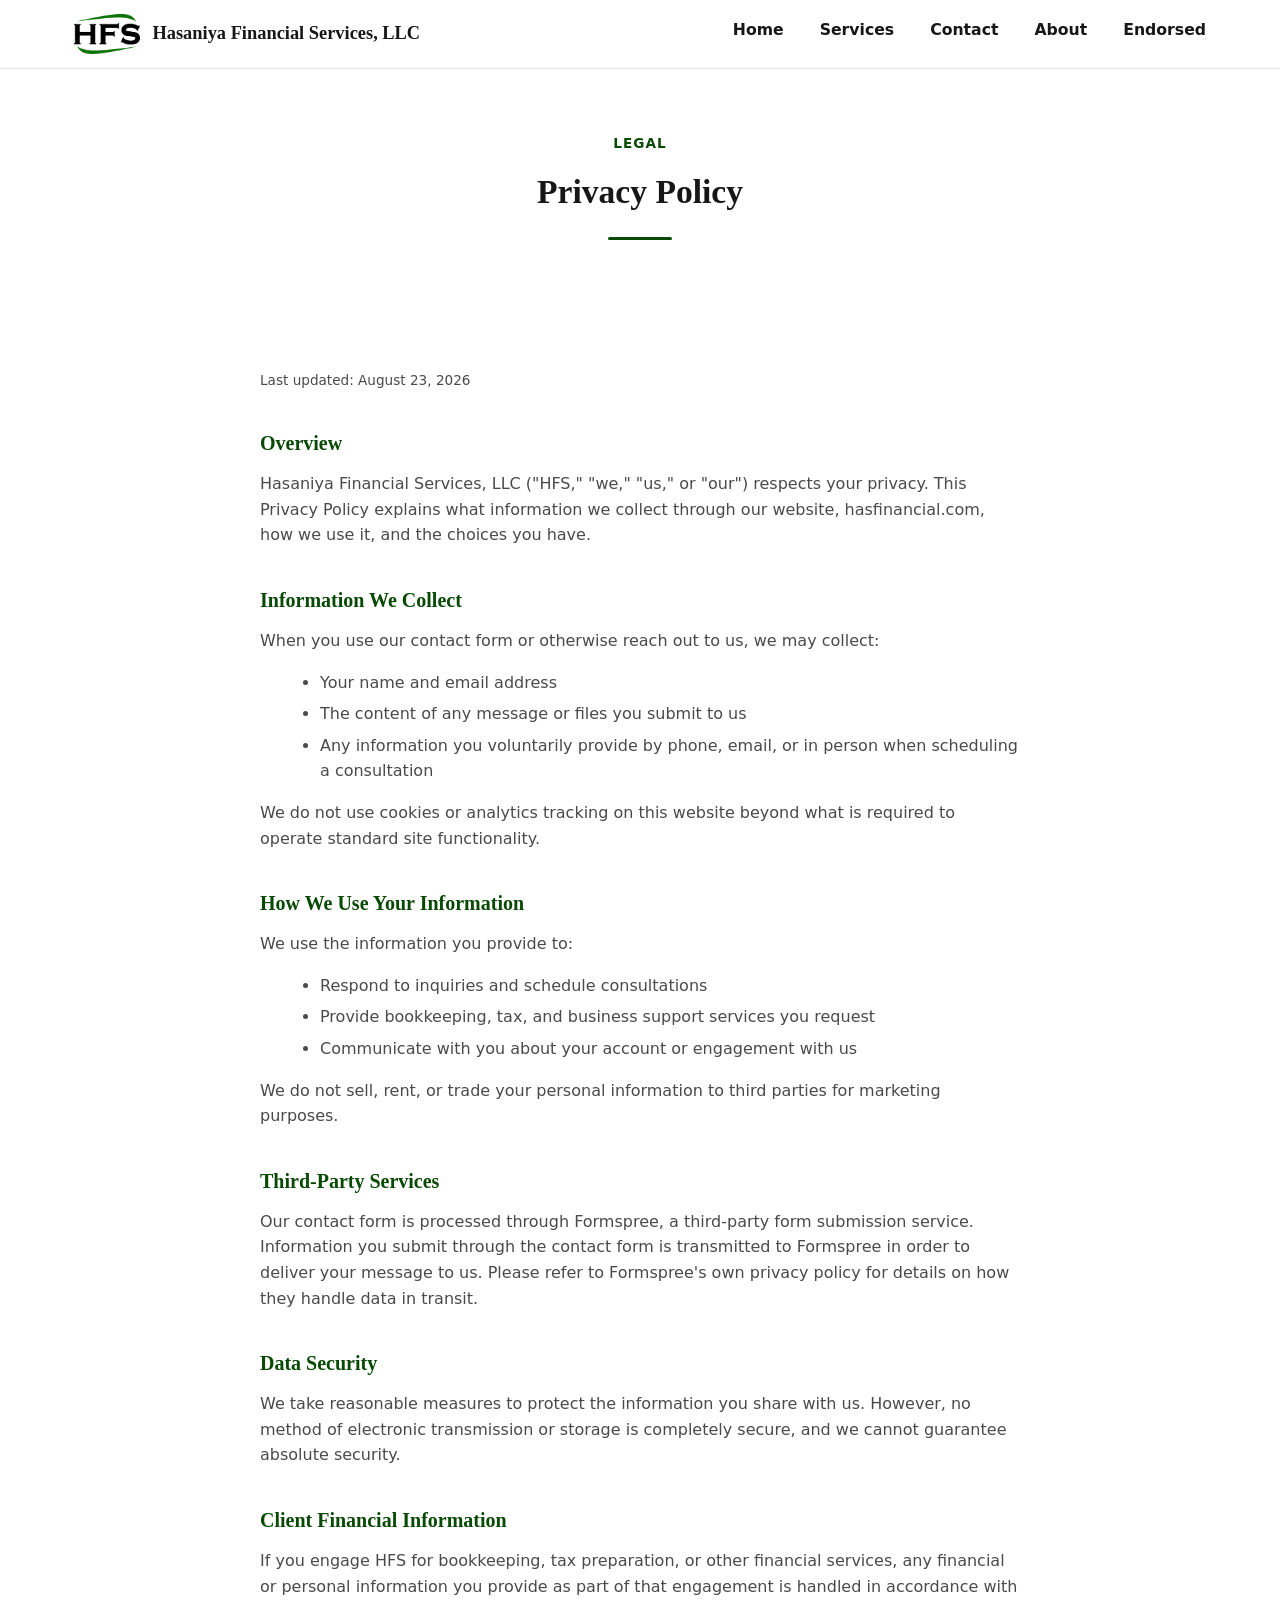
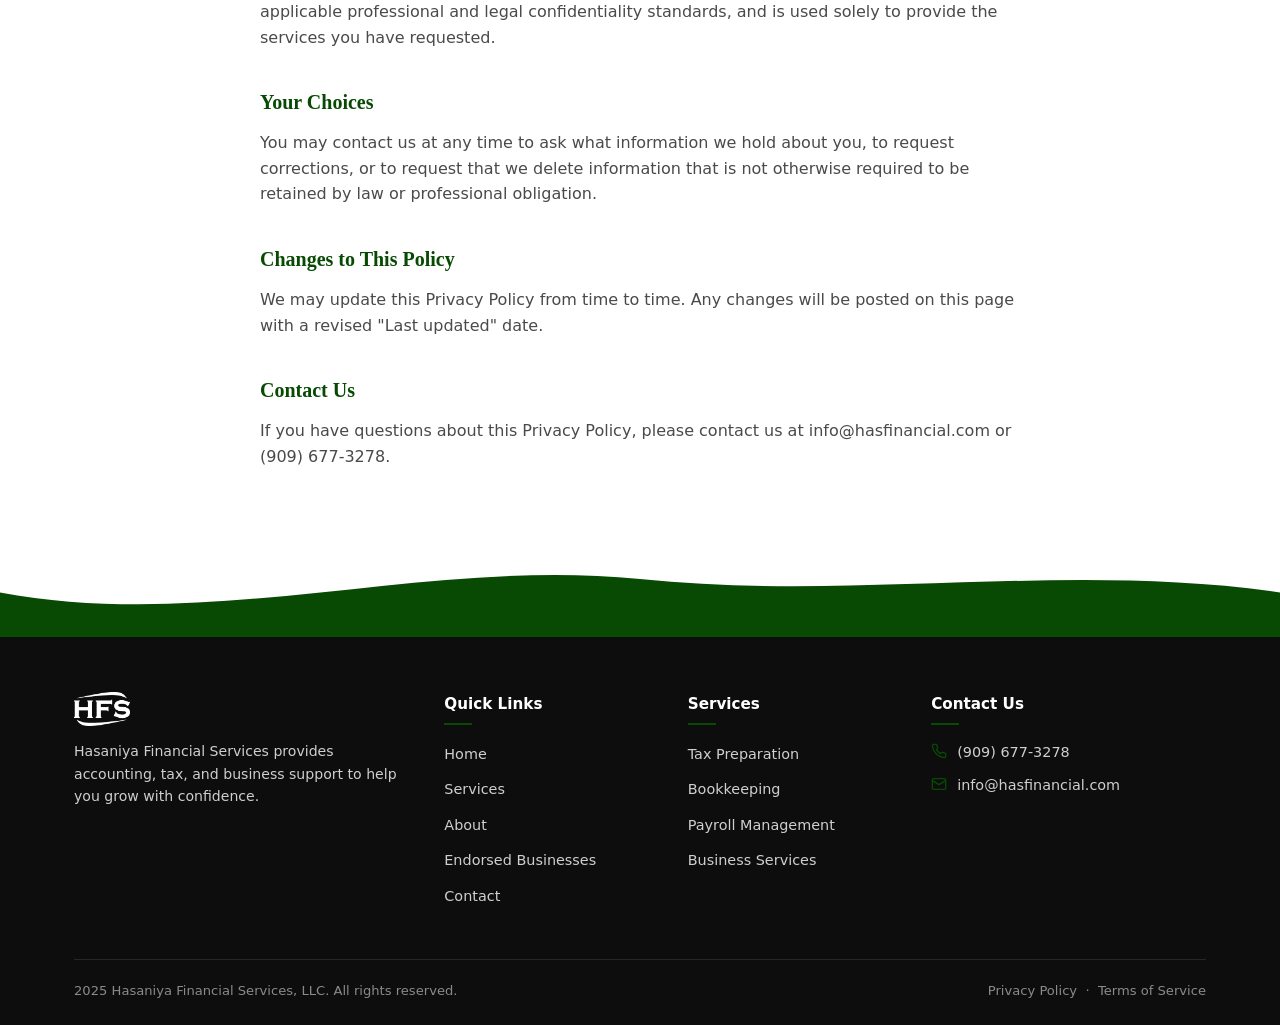
<file: privacy.html>
<!DOCTYPE html>
<html lang="en">
<head>
  <meta charset="UTF-8">
  <meta name="viewport" content="width=device-width, initial-scale=1.0">
  <title>Privacy Policy | Hasaniya Financial Services, LLC</title>
  <meta name="description" content="Privacy Policy for Hasaniya Financial Services, LLC.">
  <link rel="icon" href="assets/images/favicon.png" type="image/png" media="(prefers-color-scheme: light)">
  <link rel="icon" href="assets/images/favicon-dark.png" type="image/png" media="(prefers-color-scheme: dark)">
  <link rel="stylesheet" href="css/styles.css?v=6">
</head>
<body>

  <header class="site-header">
    <div class="container">
      <a href="index.html" class="brand">
        <img src="assets/images/logo.png" alt="Hasaniya Financial Services, LLC logo">
        <span class="brand-name"><span class="brand-name-full">Hasaniya Financial Services, LLC</span><span class="brand-name-short">HFS, LLC</span></span>
      </a>
      <nav class="main-nav" id="main-nav">
        <a href="index.html">Home</a>
        <a href="services.html">Services</a>
        <a href="contact.html">Contact</a>
        <a href="about.html">About</a>
        <a href="endorsed.html">Endorsed</a>
      </nav>
      <button class="nav-toggle" aria-label="Toggle navigation" aria-expanded="false" aria-controls="main-nav">
        <span></span><span></span><span></span>
      </button>
    </div>
  </header>

  <main>
    <div class="page-header">
      <div class="container">
        <span class="eyebrow">Legal</span>
        <h1>Privacy Policy</h1>
        <div class="rule"></div>
      </div>
    </div>

    <section>
      <div class="container">
        <div class="legal-content">
          <p class="legal-updated">Last updated: August 23, 2026</p>

          <h2>Overview</h2>
          <p>Hasaniya Financial Services, LLC ("HFS," "we," "us," or "our") respects your privacy. This Privacy Policy explains what information we collect through our website, hasfinancial.com, how we use it, and the choices you have.</p>

          <h2>Information We Collect</h2>
          <p>When you use our contact form or otherwise reach out to us, we may collect:</p>
          <ul>
            <li>Your name and email address</li>
            <li>The content of any message or files you submit to us</li>
            <li>Any information you voluntarily provide by phone, email, or in person when scheduling a consultation</li>
          </ul>
          <p>We do not use cookies or analytics tracking on this website beyond what is required to operate standard site functionality.</p>

          <h2>How We Use Your Information</h2>
          <p>We use the information you provide to:</p>
          <ul>
            <li>Respond to inquiries and schedule consultations</li>
            <li>Provide bookkeeping, tax, and business support services you request</li>
            <li>Communicate with you about your account or engagement with us</li>
          </ul>
          <p>We do not sell, rent, or trade your personal information to third parties for marketing purposes.</p>

          <h2>Third-Party Services</h2>
          <p>Our contact form is processed through Formspree, a third-party form submission service. Information you submit through the contact form is transmitted to Formspree in order to deliver your message to us. Please refer to Formspree's own privacy policy for details on how they handle data in transit.</p>

          <h2>Data Security</h2>
          <p>We take reasonable measures to protect the information you share with us. However, no method of electronic transmission or storage is completely secure, and we cannot guarantee absolute security.</p>

          <h2>Client Financial Information</h2>
          <p>If you engage HFS for bookkeeping, tax preparation, or other financial services, any financial or personal information you provide as part of that engagement is handled in accordance with applicable professional and legal confidentiality standards, and is used solely to provide the services you have requested.</p>

          <h2>Your Choices</h2>
          <p>You may contact us at any time to ask what information we hold about you, to request corrections, or to request that we delete information that is not otherwise required to be retained by law or professional obligation.</p>

          <h2>Changes to This Policy</h2>
          <p>We may update this Privacy Policy from time to time. Any changes will be posted on this page with a revised "Last updated" date.</p>

          <h2>Contact Us</h2>
          <p>If you have questions about this Privacy Policy, please contact us at <a href="mailto:info@hasfinancial.com">info@hasfinancial.com</a> or <a href="tel:+19096773278">(909) 677-3278</a>.</p>
        </div>
      </div>
    </section>

    <svg class="wave-divider" viewBox="0 0 1440 100" preserveAspectRatio="none" aria-hidden="true">
      <path d="M0,50 C240,95 480,10 720,35 C960,60 1200,15 1440,50 L1440,100 L0,100 Z"></path>
    </svg>
  </main>

  <footer class="site-footer">
    <div class="container">
      <div class="footer-grid">
        <div class="footer-brand">
          <img src="assets/images/logo.png" alt="Hasaniya Financial Services logo">
          <p>Hasaniya Financial Services provides accounting, tax, and business support to help you grow with confidence.</p>
        </div>
        <div>
          <h4>Quick Links</h4>
          <div class="footer-rule"></div>
          <ul>
            <li><a href="index.html">Home</a></li>
            <li><a href="services.html">Services</a></li>
            <li><a href="about.html">About</a></li>
            <li><a href="endorsed.html">Endorsed Businesses</a></li>
            <li><a href="contact.html">Contact</a></li>
          </ul>
        </div>
        <div>
          <h4>Services</h4>
          <div class="footer-rule"></div>
          <ul>
            <li><a href="services.html">Tax Preparation</a></li>
            <li><a href="services.html">Bookkeeping</a></li>
            <li><a href="services.html">Payroll Management</a></li>
            <li><a href="services.html">Business Services</a></li>
          </ul>
        </div>
        <div>
          <h4>Contact Us</h4>
          <div class="footer-rule"></div>
          <ul class="footer-contact">
            <li>
              <svg viewBox="0 0 24 24" fill="none" stroke="currentColor" stroke-width="2" stroke-linecap="round" stroke-linejoin="round"><path d="M22 16.92v3a2 2 0 0 1-2.18 2 19.79 19.79 0 0 1-8.63-3.07 19.5 19.5 0 0 1-6-6 19.79 19.79 0 0 1-3.07-8.67A2 2 0 0 1 4.11 2h3a2 2 0 0 1 2 1.72c.13.96.36 1.9.7 2.81a2 2 0 0 1-.45 2.11L8.09 9.91a16 16 0 0 0 6 6l1.27-1.27a2 2 0 0 1 2.11-.45c.91.34 1.85.57 2.81.7A2 2 0 0 1 22 16.92z"></path></svg>
              <a href="tel:+19096773278">(909) 677-3278</a>
            </li>
            <li>
              <svg viewBox="0 0 24 24" fill="none" stroke="currentColor" stroke-width="2" stroke-linecap="round" stroke-linejoin="round"><rect x="2" y="4" width="20" height="16" rx="2"></rect><polyline points="2 7 12 13 22 7"></polyline></svg>
              <a href="mailto:info@hasfinancial.com">info@hasfinancial.com</a>
            </li>
          </ul>
        </div>
      </div>
      <div class="footer-bottom">
        <span>2025 Hasaniya Financial Services, LLC. All rights reserved.</span>
        <span><a href="privacy.html">Privacy Policy</a> &nbsp;&middot;&nbsp; <a href="terms.html">Terms of Service</a></span>
      </div>
    </div>
  </footer>

  <script src="js/main.js?v=2"></script>
</body>
</html>
</file>
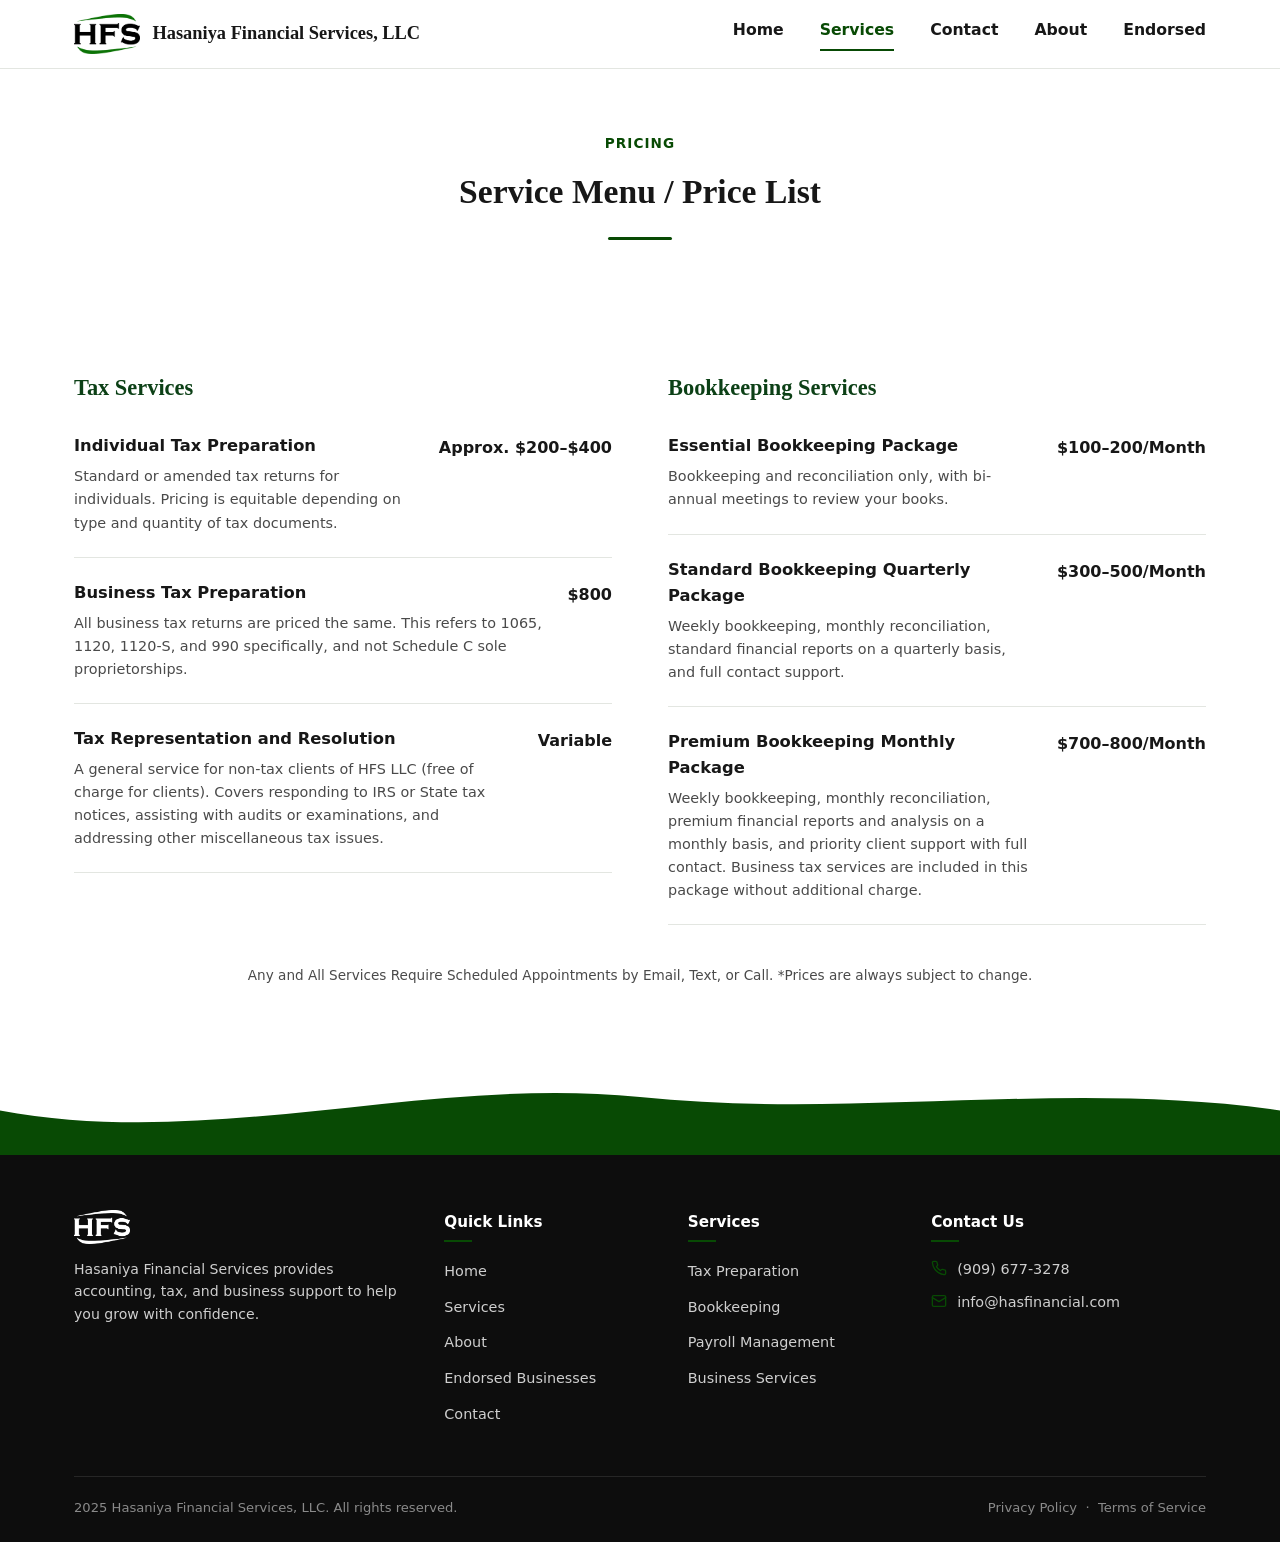
<file: services.html>
<!DOCTYPE html>
<html lang="en">
<head>
  <meta charset="UTF-8">
  <meta name="viewport" content="width=device-width, initial-scale=1.0">
  <title>Services &amp; Pricing | Hasaniya Financial Services, LLC</title>
  <meta name="description" content="Tax preparation and bookkeeping services and pricing from Hasaniya Financial Services, LLC.">
  <link rel="icon" href="assets/images/favicon.png" type="image/png" media="(prefers-color-scheme: light)">
  <link rel="icon" href="assets/images/favicon-dark.png" type="image/png" media="(prefers-color-scheme: dark)">
  <link rel="stylesheet" href="css/styles.css?v=6">
</head>
<body>

  <header class="site-header">
    <div class="container">
      <a href="index.html" class="brand">
        <img src="assets/images/logo.png" alt="Hasaniya Financial Services, LLC logo">
        <span class="brand-name"><span class="brand-name-full">Hasaniya Financial Services, LLC</span><span class="brand-name-short">HFS, LLC</span></span>
      </a>
      <nav class="main-nav" id="main-nav">
        <a href="index.html">Home</a>
        <a href="services.html" aria-current="page">Services</a>
        <a href="contact.html">Contact</a>
        <a href="about.html">About</a>
        <a href="endorsed.html">Endorsed</a>
      </nav>
      <button class="nav-toggle" aria-label="Toggle navigation" aria-expanded="false" aria-controls="main-nav">
        <span></span><span></span><span></span>
      </button>
    </div>
  </header>

  <main>
    <div class="page-header">
      <div class="container">
        <span class="eyebrow">Pricing</span>
        <h1>Service Menu / Price List</h1>
        <div class="rule"></div>
      </div>
    </div>

    <section>
      <div class="container">
        <div class="price-columns">
          <div>
            <h2>Tax Services</h2>

            <div class="price-item">
              <div>
                <h3>Individual Tax Preparation</h3>
                <p>Standard or amended tax returns for individuals. Pricing is equitable depending on type and quantity of tax documents.</p>
              </div>
              <div class="price-amount">Approx. $200&ndash;$400</div>
            </div>

            <div class="price-item">
              <div>
                <h3>Business Tax Preparation</h3>
                <p>All business tax returns are priced the same. This refers to 1065, 1120, 1120-S, and 990 specifically, and not Schedule C sole proprietorships.</p>
              </div>
              <div class="price-amount">$800</div>
            </div>

            <div class="price-item">
              <div>
                <h3>Tax Representation and Resolution</h3>
                <p>A general service for non-tax clients of HFS LLC (free of charge for clients). Covers responding to IRS or State tax notices, assisting with audits or examinations, and addressing other miscellaneous tax issues.</p>
              </div>
              <div class="price-amount">Variable</div>
            </div>
          </div>

          <div>
            <h2>Bookkeeping Services</h2>

            <div class="price-item">
              <div>
                <h3>Essential Bookkeeping Package</h3>
                <p>Bookkeeping and reconciliation only, with bi-annual meetings to review your books.</p>
              </div>
              <div class="price-amount">$100&ndash;200/Month</div>
            </div>

            <div class="price-item">
              <div>
                <h3>Standard Bookkeeping Quarterly Package</h3>
                <p>Weekly bookkeeping, monthly reconciliation, standard financial reports on a quarterly basis, and full contact support.</p>
              </div>
              <div class="price-amount">$300&ndash;500/Month</div>
            </div>

            <div class="price-item">
              <div>
                <h3>Premium Bookkeeping Monthly Package</h3>
                <p>Weekly bookkeeping, monthly reconciliation, premium financial reports and analysis on a monthly basis, and priority client support with full contact. Business tax services are included in this package without additional charge.</p>
              </div>
              <div class="price-amount">$700&ndash;800/Month</div>
            </div>
          </div>
        </div>

        <p class="price-footnote">Any and All Services Require Scheduled Appointments by Email, Text, or Call. *Prices are always subject to change.</p>
      </div>
    </section>

    <svg class="wave-divider" viewBox="0 0 1440 100" preserveAspectRatio="none" aria-hidden="true">
      <path d="M0,50 C240,95 480,10 720,35 C960,60 1200,15 1440,50 L1440,100 L0,100 Z"></path>
    </svg>
  </main>

  <footer class="site-footer">
    <div class="container">
      <div class="footer-grid">
        <div class="footer-brand">
          <img src="assets/images/logo.png" alt="Hasaniya Financial Services logo">
          <p>Hasaniya Financial Services provides accounting, tax, and business support to help you grow with confidence.</p>        </div>
        <div>
          <h4>Quick Links</h4>
          <div class="footer-rule"></div>
          <ul>
            <li><a href="index.html">Home</a></li>
            <li><a href="services.html">Services</a></li>
            <li><a href="about.html">About</a></li>
            <li><a href="endorsed.html">Endorsed Businesses</a></li>
            <li><a href="contact.html">Contact</a></li>
          </ul>
        </div>
        <div>
          <h4>Services</h4>
          <div class="footer-rule"></div>
          <ul>
            <li><a href="services.html">Tax Preparation</a></li>
            <li><a href="services.html">Bookkeeping</a></li>
            <li><a href="services.html">Payroll Management</a></li>
            <li><a href="services.html">Business Services</a></li>
          </ul>
        </div>
        <div>
          <h4>Contact Us</h4>
          <div class="footer-rule"></div>
          <ul class="footer-contact">
            <li>
              <svg viewBox="0 0 24 24" fill="none" stroke="currentColor" stroke-width="2" stroke-linecap="round" stroke-linejoin="round"><path d="M22 16.92v3a2 2 0 0 1-2.18 2 19.79 19.79 0 0 1-8.63-3.07 19.5 19.5 0 0 1-6-6 19.79 19.79 0 0 1-3.07-8.67A2 2 0 0 1 4.11 2h3a2 2 0 0 1 2 1.72c.13.96.36 1.9.7 2.81a2 2 0 0 1-.45 2.11L8.09 9.91a16 16 0 0 0 6 6l1.27-1.27a2 2 0 0 1 2.11-.45c.91.34 1.85.57 2.81.7A2 2 0 0 1 22 16.92z"></path></svg>
              <a href="tel:+19096773278">(909) 677-3278</a>
            </li>
            <li>
              <svg viewBox="0 0 24 24" fill="none" stroke="currentColor" stroke-width="2" stroke-linecap="round" stroke-linejoin="round"><rect x="2" y="4" width="20" height="16" rx="2"></rect><polyline points="2 7 12 13 22 7"></polyline></svg>
              <a href="mailto:info@hasfinancial.com">info@hasfinancial.com</a>
            </li>          </ul>
        </div>
      </div>
      <div class="footer-bottom">
        <span>2025 Hasaniya Financial Services, LLC. All rights reserved.</span>
        <span><a href="privacy.html">Privacy Policy</a> &nbsp;&middot;&nbsp; <a href="terms.html">Terms of Service</a></span>
      </div>
    </div>
  </footer>

  <script src="js/main.js?v=2"></script>
</body>
</html>
</file>
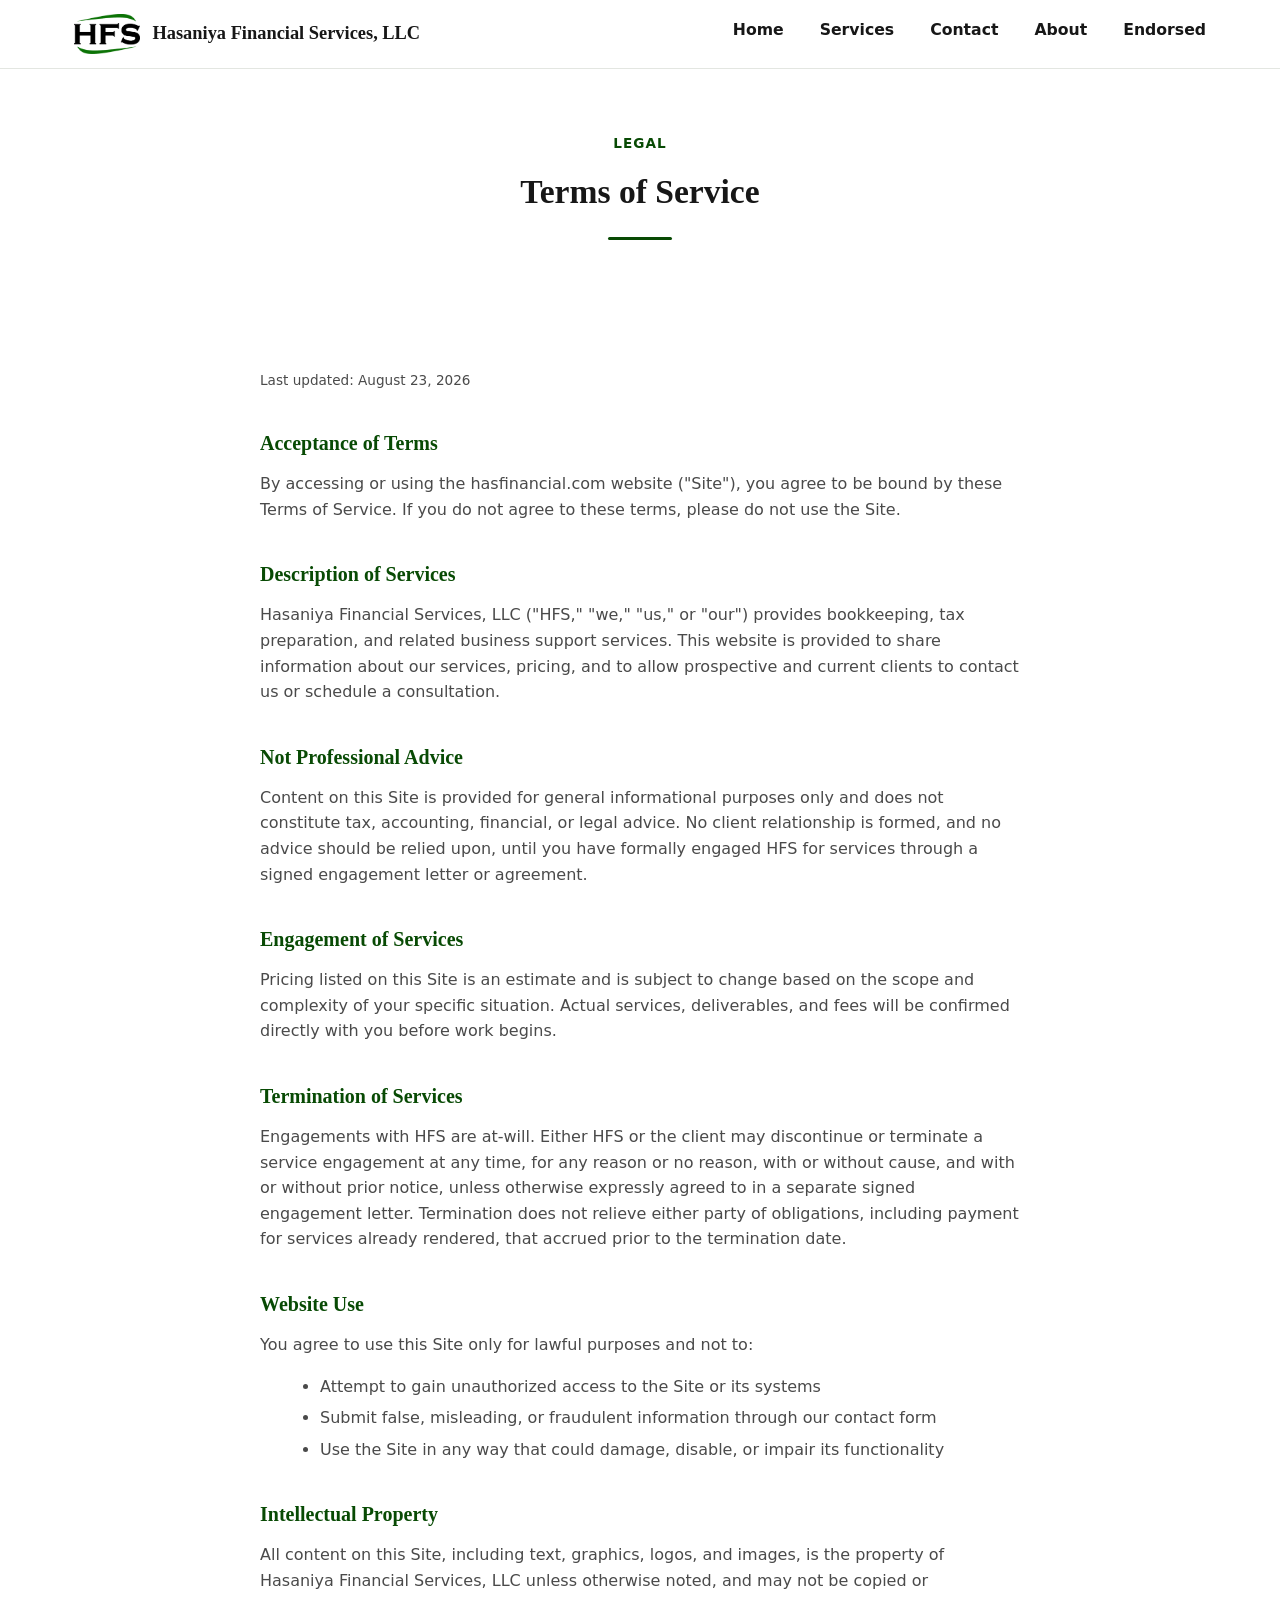
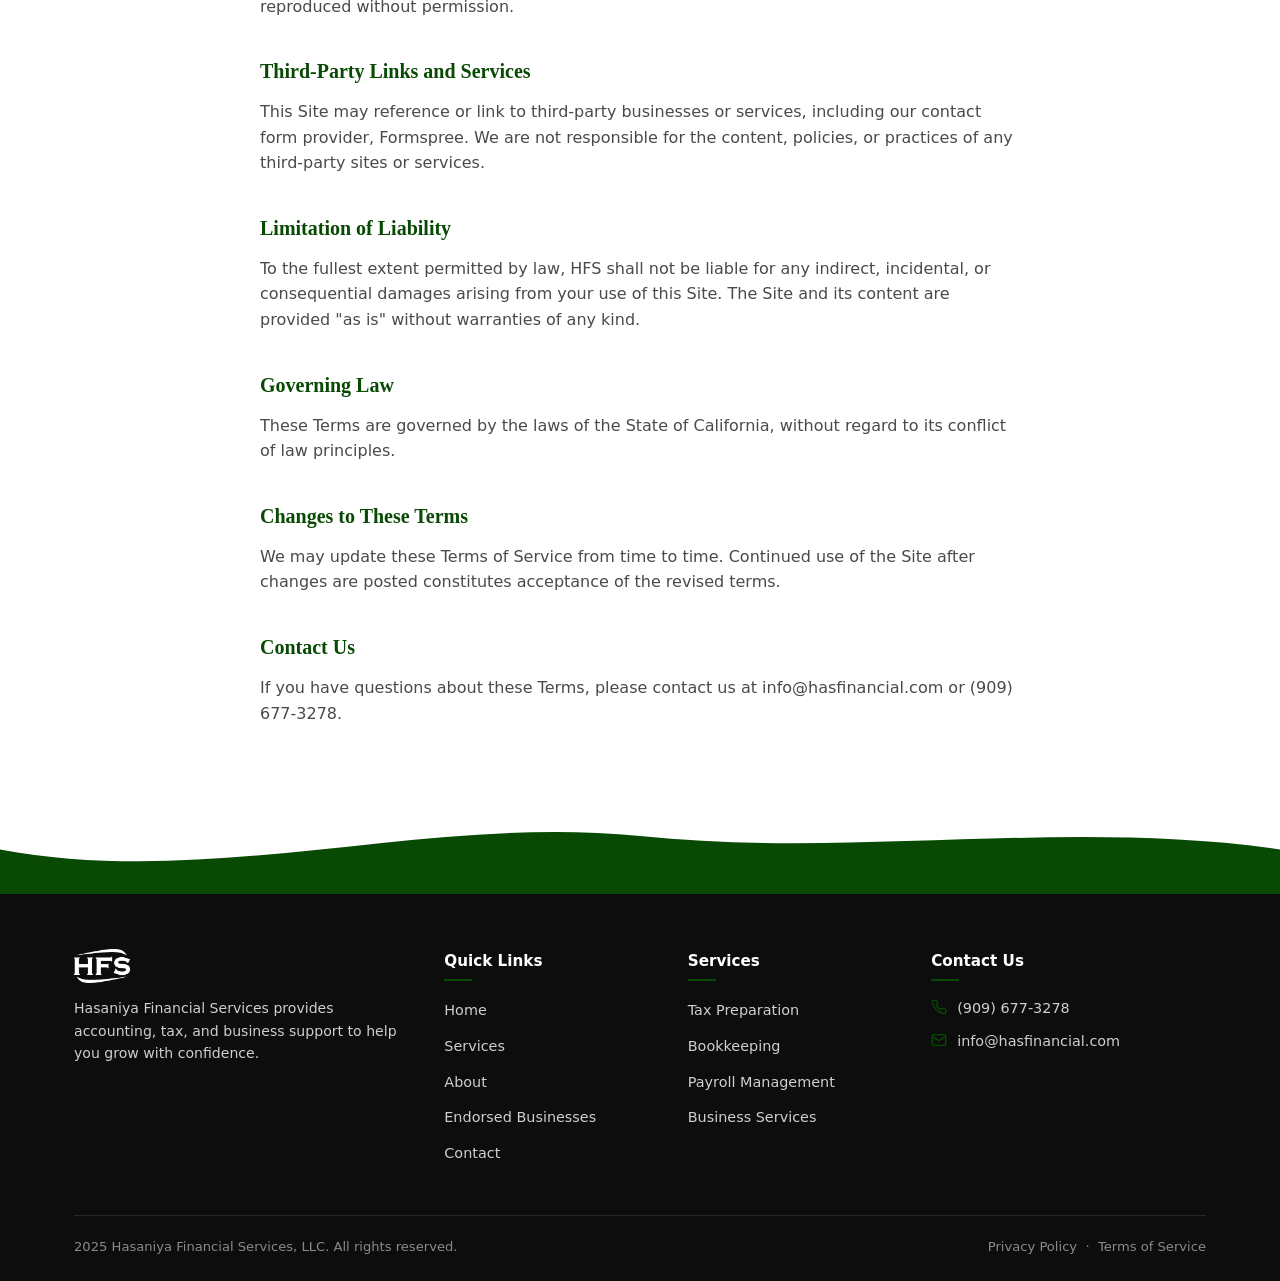
<file: terms.html>
<!DOCTYPE html>
<html lang="en">
<head>
  <meta charset="UTF-8">
  <meta name="viewport" content="width=device-width, initial-scale=1.0">
  <title>Terms of Service | Hasaniya Financial Services, LLC</title>
  <meta name="description" content="Terms of Service for Hasaniya Financial Services, LLC.">
  <link rel="icon" href="assets/images/favicon.png" type="image/png" media="(prefers-color-scheme: light)">
  <link rel="icon" href="assets/images/favicon-dark.png" type="image/png" media="(prefers-color-scheme: dark)">
  <link rel="stylesheet" href="css/styles.css?v=6">
</head>
<body>

  <header class="site-header">
    <div class="container">
      <a href="index.html" class="brand">
        <img src="assets/images/logo.png" alt="Hasaniya Financial Services, LLC logo">
        <span class="brand-name"><span class="brand-name-full">Hasaniya Financial Services, LLC</span><span class="brand-name-short">HFS, LLC</span></span>
      </a>
      <nav class="main-nav" id="main-nav">
        <a href="index.html">Home</a>
        <a href="services.html">Services</a>
        <a href="contact.html">Contact</a>
        <a href="about.html">About</a>
        <a href="endorsed.html">Endorsed</a>
      </nav>
      <button class="nav-toggle" aria-label="Toggle navigation" aria-expanded="false" aria-controls="main-nav">
        <span></span><span></span><span></span>
      </button>
    </div>
  </header>

  <main>
    <div class="page-header">
      <div class="container">
        <span class="eyebrow">Legal</span>
        <h1>Terms of Service</h1>
        <div class="rule"></div>
      </div>
    </div>

    <section>
      <div class="container">
        <div class="legal-content">
          <p class="legal-updated">Last updated: August 23, 2026</p>

          <h2>Acceptance of Terms</h2>
          <p>By accessing or using the hasfinancial.com website ("Site"), you agree to be bound by these Terms of Service. If you do not agree to these terms, please do not use the Site.</p>

          <h2>Description of Services</h2>
          <p>Hasaniya Financial Services, LLC ("HFS," "we," "us," or "our") provides bookkeeping, tax preparation, and related business support services. This website is provided to share information about our services, pricing, and to allow prospective and current clients to contact us or schedule a consultation.</p>

          <h2>Not Professional Advice</h2>
          <p>Content on this Site is provided for general informational purposes only and does not constitute tax, accounting, financial, or legal advice. No client relationship is formed, and no advice should be relied upon, until you have formally engaged HFS for services through a signed engagement letter or agreement.</p>

          <h2>Engagement of Services</h2>
          <p>Pricing listed on this Site is an estimate and is subject to change based on the scope and complexity of your specific situation. Actual services, deliverables, and fees will be confirmed directly with you before work begins.</p>

          <h2>Termination of Services</h2>
          <p>Engagements with HFS are at-will. Either HFS or the client may discontinue or terminate a service engagement at any time, for any reason or no reason, with or without cause, and with or without prior notice, unless otherwise expressly agreed to in a separate signed engagement letter. Termination does not relieve either party of obligations, including payment for services already rendered, that accrued prior to the termination date.</p>

          <h2>Website Use</h2>
          <p>You agree to use this Site only for lawful purposes and not to:</p>
          <ul>
            <li>Attempt to gain unauthorized access to the Site or its systems</li>
            <li>Submit false, misleading, or fraudulent information through our contact form</li>
            <li>Use the Site in any way that could damage, disable, or impair its functionality</li>
          </ul>

          <h2>Intellectual Property</h2>
          <p>All content on this Site, including text, graphics, logos, and images, is the property of Hasaniya Financial Services, LLC unless otherwise noted, and may not be copied or reproduced without permission.</p>

          <h2>Third-Party Links and Services</h2>
          <p>This Site may reference or link to third-party businesses or services, including our contact form provider, Formspree. We are not responsible for the content, policies, or practices of any third-party sites or services.</p>

          <h2>Limitation of Liability</h2>
          <p>To the fullest extent permitted by law, HFS shall not be liable for any indirect, incidental, or consequential damages arising from your use of this Site. The Site and its content are provided "as is" without warranties of any kind.</p>

          <h2>Governing Law</h2>
          <p>These Terms are governed by the laws of the State of California, without regard to its conflict of law principles.</p>

          <h2>Changes to These Terms</h2>
          <p>We may update these Terms of Service from time to time. Continued use of the Site after changes are posted constitutes acceptance of the revised terms.</p>

          <h2>Contact Us</h2>
          <p>If you have questions about these Terms, please contact us at <a href="mailto:info@hasfinancial.com">info@hasfinancial.com</a> or <a href="tel:+19096773278">(909) 677-3278</a>.</p>
        </div>
      </div>
    </section>

    <svg class="wave-divider" viewBox="0 0 1440 100" preserveAspectRatio="none" aria-hidden="true">
      <path d="M0,50 C240,95 480,10 720,35 C960,60 1200,15 1440,50 L1440,100 L0,100 Z"></path>
    </svg>
  </main>

  <footer class="site-footer">
    <div class="container">
      <div class="footer-grid">
        <div class="footer-brand">
          <img src="assets/images/logo.png" alt="Hasaniya Financial Services logo">
          <p>Hasaniya Financial Services provides accounting, tax, and business support to help you grow with confidence.</p>
        </div>
        <div>
          <h4>Quick Links</h4>
          <div class="footer-rule"></div>
          <ul>
            <li><a href="index.html">Home</a></li>
            <li><a href="services.html">Services</a></li>
            <li><a href="about.html">About</a></li>
            <li><a href="endorsed.html">Endorsed Businesses</a></li>
            <li><a href="contact.html">Contact</a></li>
          </ul>
        </div>
        <div>
          <h4>Services</h4>
          <div class="footer-rule"></div>
          <ul>
            <li><a href="services.html">Tax Preparation</a></li>
            <li><a href="services.html">Bookkeeping</a></li>
            <li><a href="services.html">Payroll Management</a></li>
            <li><a href="services.html">Business Services</a></li>
          </ul>
        </div>
        <div>
          <h4>Contact Us</h4>
          <div class="footer-rule"></div>
          <ul class="footer-contact">
            <li>
              <svg viewBox="0 0 24 24" fill="none" stroke="currentColor" stroke-width="2" stroke-linecap="round" stroke-linejoin="round"><path d="M22 16.92v3a2 2 0 0 1-2.18 2 19.79 19.79 0 0 1-8.63-3.07 19.5 19.5 0 0 1-6-6 19.79 19.79 0 0 1-3.07-8.67A2 2 0 0 1 4.11 2h3a2 2 0 0 1 2 1.72c.13.96.36 1.9.7 2.81a2 2 0 0 1-.45 2.11L8.09 9.91a16 16 0 0 0 6 6l1.27-1.27a2 2 0 0 1 2.11-.45c.91.34 1.85.57 2.81.7A2 2 0 0 1 22 16.92z"></path></svg>
              <a href="tel:+19096773278">(909) 677-3278</a>
            </li>
            <li>
              <svg viewBox="0 0 24 24" fill="none" stroke="currentColor" stroke-width="2" stroke-linecap="round" stroke-linejoin="round"><rect x="2" y="4" width="20" height="16" rx="2"></rect><polyline points="2 7 12 13 22 7"></polyline></svg>
              <a href="mailto:info@hasfinancial.com">info@hasfinancial.com</a>
            </li>
          </ul>
        </div>
      </div>
      <div class="footer-bottom">
        <span>2025 Hasaniya Financial Services, LLC. All rights reserved.</span>
        <span><a href="privacy.html">Privacy Policy</a> &nbsp;&middot;&nbsp; <a href="terms.html">Terms of Service</a></span>
      </div>
    </div>
  </footer>

  <script src="js/main.js?v=2"></script>
</body>
</html>
</file>
<file: css/styles.css>
/* ===========================================================
   Hasaniya Financial Services, LLC — site stylesheet
   =========================================================== */

:root {
  --green: #084a04;
  --green-dark: #0c4016;
  --green-light: #70ac67;
  --green-pale: #eaf5e9;
  --ink: #171717;
  --ink-soft: #4a4a4a;
  --paper: #ffffff;
  --paper-soft: #f7f8f6;
  --border: #e3e6e1;
  --footer-bg: #0d0d0d;
  --footer-text: #cfcfcf;

  --font-heading: Georgia, "Times New Roman", serif;
  --font-body: "Segoe UI", system-ui, -apple-system, "Helvetica Neue", Arial, sans-serif;

  --max-width: 1180px;
  --radius: 10px;
  --shadow: 0 10px 30px rgba(13, 40, 15, 0.08);
}

* {
  box-sizing: border-box;
}

html {
  scroll-behavior: smooth;
}

body {
  margin: 0;
  font-family: var(--font-body);
  color: var(--ink);
  background: var(--paper);
  line-height: 1.6;
}

img {
  max-width: 100%;
  display: block;
}

a {
  color: inherit;
  text-decoration: none;
}

.container {
  max-width: var(--max-width);
  margin: 0 auto;
  padding: 0 24px;
}

h1, h2, h3, h4 {
  font-family: var(--font-heading);
  font-weight: 700;
  color: var(--ink);
  margin: 0 0 16px;
}

p {
  margin: 0 0 16px;
  color: var(--ink-soft);
}

.btn {
  display: inline-flex;
  align-items: center;
  justify-content: center;
  gap: 8px;
  padding: 14px 28px;
  border-radius: 999px;
  font-weight: 600;
  font-size: 0.95rem;
  border: 2px solid transparent;
  cursor: pointer;
  transition: transform 0.15s ease, box-shadow 0.15s ease, background 0.15s ease, color 0.15s ease;
}

.btn:hover {
  transform: translateY(-1px);
}

.btn-primary {
  background: var(--green);
  border-color: var(--green);
  color: #fff;
}

.btn-primary:hover {
  background: var(--green);
  border-color: var(--green);
}

.btn-outline {
  background: transparent;
  border-color: var(--green);
  color: var(--green);
}

.btn-outline:hover {
  background: var(--green);
  color: #fff;
}

.btn-light {
  background: #fff;
  border-color: #fff;
  color: var(--green-dark);
}

.btn-light:hover {
  background: var(--green);
  color: #fff;
}

/* ---------- Header ---------- */

.site-header {
  position: sticky;
  top: 0;
  z-index: 100;
  border-bottom: 1px solid var(--border);
}

/* Blur lives on a pseudo-element rather than directly on .site-header so the
   header itself doesn't become a backdrop-filter ancestor — that would hijack
   position:fixed descendants (like the mobile .main-nav dropdown) and block
   their own backdrop-filter from sampling the real page content behind them. */
.site-header::before {
  content: "";
  position: absolute;
  inset: 0;
  background: rgba(255, 255, 255, 0.8);
  backdrop-filter: blur(6px);
  -webkit-backdrop-filter: blur(6px);
  z-index: -1;
}

.site-header .container {
  display: flex;
  align-items: center;
  justify-content: space-between;
  padding-top: 14px;
  padding-bottom: 14px;
}

.brand {
  display: flex;
  align-items: center;
  gap: 12px;
}

.brand img {
  height: 40px;
  width: auto;
}

.brand-name {
  font-family: var(--font-heading);
  font-weight: 700;
  font-size: 1.15rem;
  color: var(--ink);
  white-space: nowrap;
}

.brand-name-short {
  display: none;
}

.main-nav {
  display: flex;
  align-items: center;
  gap: 36px;
}

.main-nav a {
  font-weight: 600;
  font-size: 0.98rem;
  color: var(--ink);
  padding-bottom: 6px;
  border-bottom: 2px solid transparent;
  transition: color 0.15s ease, border-color 0.15s ease;
}

.main-nav a:hover {
  color: var(--green);
}

.main-nav a[aria-current="page"] {
  color: var(--green);
  border-bottom-color: var(--green);
}

.nav-toggle {
  display: none;
  flex-direction: column;
  gap: 5px;
  background: none;
  border: none;
  padding: 6px;
  cursor: pointer;
}

.nav-toggle span {
  width: 24px;
  height: 2px;
  background: var(--ink);
  display: block;
}

/* ---------- Wave divider ---------- */

.wave-divider {
  display: block;
  width: 100%;
  height: auto;
  margin: -1px 0;
  line-height: 0;
  background: var(--paper);
}

.wave-divider.on-soft {
  background: var(--paper-soft);
}

.wave-divider path {
  fill: var(--green);
}

.wave-divider.flip {
  transform: scaleY(-1);
}

/* ---------- Hero ---------- */

.hero {
  text-align: center;
  padding: 72px 24px 48px;
}

.hero img.mark {
  width: 220px;
  margin: 0 auto 28px;
}

.hero h1 {
  font-size: 2.4rem;
  margin-bottom: 20px;
}

.hero .tagline {
  font-size: 1.2rem;
  color: var(--ink-soft);
  max-width: 560px;
  margin: 0 auto 32px;
}

.hero-actions {
  display: flex;
  justify-content: center;
  align-items: center;
  gap: 18px;
  flex-wrap: wrap;
}

/* ---------- Page header (non-home pages) ---------- */

.page-header {
  text-align: center;
  padding: 64px 24px 48px;
}

.page-header .eyebrow {
  color: var(--green);
  font-weight: 700;
  letter-spacing: 0.08em;
  text-transform: uppercase;
  font-size: 0.85rem;
  margin-bottom: 10px;
  display: block;
}

.page-header h1 {
  font-size: 2.1rem;
  margin-bottom: 14px;
}

.page-header p {
  max-width: 620px;
  margin: 0 auto;
  font-size: 1.05rem;
}

.rule {
  width: 64px;
  height: 3px;
  background: var(--green);
  border-radius: 2px;
  margin: 18px auto;
}

/* ---------- Sections ---------- */

section {
  padding: 64px 0;
}

.section-soft {
  background: var(--paper-soft);
}

.section-eyebrow {
  text-align: center;
  color: var(--green);
  font-weight: 700;
  letter-spacing: 0.08em;
  text-transform: uppercase;
  font-size: 0.85rem;
  margin-bottom: 10px;
}

.section-title {
  text-align: center;
  font-size: 1.9rem;
  max-width: 700px;
  margin: 0 auto 48px;
}

/* ---------- What we do grid ---------- */

.feature-grid {
  display: grid;
  grid-template-columns: repeat(4, 1fr);
  gap: 28px;
}

.feature-card {
  text-align: center;
}

.feature-card .icon {
  width: 56px;
  height: 56px;
  margin: 0 auto 18px;
  display: flex;
  align-items: center;
  justify-content: center;
  color: var(--green);
}

.feature-card .icon svg {
  width: 32px;
  height: 32px;
}

.feature-card h3 {
  font-size: 1.05rem;
  font-family: var(--font-body);
  margin-bottom: 8px;
}

.feature-card p {
  font-size: 0.92rem;
}

/* ---------- Trust bar (checkmarks) ---------- */

.trust-grid {
  display: grid;
  grid-template-columns: repeat(4, 1fr);
  gap: 28px;
}

.trust-card {
  text-align: center;
}

.trust-card .check {
  width: 52px;
  height: 52px;
  border-radius: 50%;
  border: 2px solid var(--green);
  color: var(--green);
  display: flex;
  align-items: center;
  justify-content: center;
  margin: 0 auto 16px;
}

.trust-card .check svg {
  width: 22px;
  height: 22px;
}

.trust-card h3 {
  font-size: 1.02rem;
  font-family: var(--font-body);
  margin-bottom: 6px;
}

.trust-card p {
  font-size: 0.9rem;
}

/* ---------- Testimonials ---------- */

.testimonial-note {
  text-align: center;
  max-width: 560px;
  margin: 0 auto 32px;
  font-size: 0.9rem;
  color: #fff;
  background: var(--green);
  border: 1px dashed var(--green);
  border-radius: var(--radius);
  padding: 12px 18px;
}

.testimonial-grid {
  display: grid;
  grid-template-columns: repeat(3, 1fr);
  gap: 24px;
}

.testimonial-card {
  background: var(--paper);
  border: 1px solid var(--border);
  border-radius: var(--radius);
  padding: 24px;
  box-shadow: var(--shadow);
}

.testimonial-card .stars {
  color: #f5a623;
  letter-spacing: 2px;
  font-size: 0.85rem;
  white-space: nowrap;
}

.testimonial-card p {
  font-size: 0.94rem;
  margin-bottom: 14px;
}

.testimonial-card .review-header {
  display: flex;
  align-items: center;
  justify-content: space-between;
  gap: 10px;
  margin-bottom: 12px;
}

.testimonial-card .author-name {
  font-weight: 700;
  font-size: 0.9rem;
  color: var(--ink);
}

.rating-badge {
  display: flex;
  align-items: center;
  justify-content: center;
  gap: 8px;
  width: fit-content;
  margin: 0 auto 32px;
  padding: 8px 16px;
  background: var(--paper);
  border: 1px solid var(--border);
  border-radius: 999px;
  box-shadow: var(--shadow);
  font-size: 0.88rem;
  font-weight: 600;
  color: var(--ink);
  text-decoration: none;
}

.rating-badge:hover {
  border-color: var(--green);
}

.rating-stars {
  color: #f5a623;
  letter-spacing: 1px;
}

.testimonial-carousel {
  position: relative;
  max-width: 780px;
  margin: 0 auto;
}

.testimonial-carousel .testimonial-track {
  overflow: hidden;
  -webkit-mask-image: linear-gradient(to right, transparent 0%, #000 12%, #000 88%, transparent 100%);
  mask-image: linear-gradient(to right, transparent 0%, #000 12%, #000 88%, transparent 100%);
}

.testimonial-carousel .testimonial-rail {
  display: flex;
  transition: transform 0.45s ease;
}

.testimonial-carousel .testimonial-slide {
  flex: 0 0 70%;
  min-width: 0;
  padding: 0 10px;
  opacity: 0.35;
  transform: scale(0.92);
  transition: opacity 0.45s ease, transform 0.45s ease;
}

.testimonial-carousel .testimonial-slide.active {
  opacity: 1;
  transform: scale(1);
}

.testimonial-carousel .testimonial-card {
  min-height: 220px;
  display: flex;
  flex-direction: column;
  justify-content: center;
}

.testimonial-carousel .testimonial-card .stars {
  text-align: center;
}

.carousel-btn {
  position: absolute;
  top: 50%;
  transform: translateY(-50%);
  width: 36px;
  height: 36px;
  border-radius: 50%;
  border: 1px solid var(--border);
  background: var(--paper);
  color: var(--green);
  font-size: 1.3rem;
  line-height: 1;
  cursor: pointer;
  display: flex;
  align-items: center;
  justify-content: center;
  box-shadow: var(--shadow);
}

.carousel-btn:hover {
  border-color: var(--green);
}

.carousel-btn.prev {
  left: -18px;
}

.carousel-btn.next {
  right: -18px;
}

.carousel-dots {
  display: flex;
  justify-content: center;
  gap: 8px;
  margin-top: 20px;
}

.carousel-dots .dot {
  width: 8px;
  height: 8px;
  border-radius: 50%;
  border: none;
  padding: 0;
  background: var(--border);
  cursor: pointer;
}

.carousel-dots .dot.active {
  background: var(--green);
}

@media (max-width: 680px) {
  .carousel-btn.prev {
    left: 4px;
  }

  .carousel-btn.next {
    right: 4px;
  }
}

/* ---------- Services page ---------- */

.price-columns {
  display: grid;
  grid-template-columns: 1fr 1fr;
  gap: 56px;
}

.price-columns h2 {
  font-size: 1.4rem;
  color: var(--green-dark);
  margin-bottom: 28px;
}

.price-item {
  display: flex;
  justify-content: space-between;
  gap: 20px;
  padding: 22px 0;
  border-bottom: 1px solid var(--border);
}

.price-item:first-of-type {
  padding-top: 0;
}

.price-item h3 {
  font-family: var(--font-body);
  font-size: 1.02rem;
  margin-bottom: 6px;
}

.price-item p {
  font-size: 0.9rem;
  margin: 0;
}

.price-amount {
  white-space: nowrap;
  font-weight: 700;
  color: var(--ink);
  padding-top: 2px;
}

.price-footnote {
  text-align: center;
  font-size: 0.85rem;
  color: var(--ink-soft);
  margin-top: 40px;
}

/* ---------- About page ---------- */

.about-layout {
  display: grid;
  grid-template-columns: 320px 1fr;
  gap: 56px;
  align-items: start;
}

.about-photo-block h2 {
  font-size: 1.1rem;
  margin-bottom: 16px;
}

.about-photo-block img {
  border-radius: var(--radius);
  box-shadow: var(--shadow);
  width: 100%;
  aspect-ratio: 1 / 1;
  object-fit: cover;
}

.about-copy h2 {
  font-size: 1.6rem;
}

/* ---------- Contact page ---------- */

.contact-layout {
  display: grid;
  grid-template-columns: 1fr 320px;
  gap: 32px;
  align-items: start;
}

.contact-card {
  background: var(--paper);
  color: var(--ink);
  border: 1px solid var(--border);
  border-radius: var(--radius);
  padding: 40px;
  box-shadow: var(--shadow);
}

.contact-card h2 {
  color: var(--green);
  text-align: center;
  text-transform: uppercase;
  letter-spacing: 0.06em;
  font-size: 1.6rem;
  margin-bottom: 28px;
}

.field {
  margin-bottom: 18px;
}

.field label {
  display: block;
  font-size: 0.85rem;
  margin-bottom: 6px;
  color: var(--ink-soft);
}

.field input,
.field textarea {
  width: 100%;
  background: var(--paper-soft);
  border: 1px solid var(--border);
  border-radius: 6px;
  padding: 12px 14px;
  color: var(--ink);
  font-family: var(--font-body);
  font-size: 0.95rem;
}

.field input::placeholder,
.field textarea::placeholder {
  color: #9a9a9a;
}

.field input:focus,
.field textarea:focus {
  outline: none;
  border-color: var(--green);
}

.field textarea {
  min-height: 130px;
  resize: vertical;
}

.form-footer {
  display: flex;
  align-items: center;
  justify-content: space-between;
  gap: 16px;
  flex-wrap: wrap;
  margin-top: 8px;
}

.attach-files {
  font-size: 0.85rem;
  color: var(--ink-soft);
  display: flex;
  align-items: center;
  gap: 6px;
}

.form-status {
  margin-top: 18px;
  padding: 12px 16px;
  border-radius: 6px;
  font-size: 0.88rem;
  display: none;
}

.form-status.visible {
  display: block;
}

.form-status.info {
  background: var(--paper-soft);
  color: var(--ink);
  border: 1px solid var(--border);
}

.form-status.error {
  background: rgba(200, 40, 40, 0.08);
  color: #a02020;
  border: 1px solid rgba(200, 40, 40, 0.3);
}

.hours-card {
  background: var(--paper);
  color: var(--ink);
  border: 1px solid var(--border);
  border-radius: var(--radius);
  padding: 28px 32px;
  box-shadow: var(--shadow);
}

.hours-card h2 {
  color: var(--green);
  text-align: center;
  font-size: 1.2rem;
  margin-bottom: 18px;
}

.hours-row {
  display: flex;
  justify-content: space-between;
  font-size: 0.92rem;
  padding: 5px 0;
  color: var(--ink-soft);
  border-bottom: 1px solid var(--border);
}

.hours-row .day {
  font-weight: 600;
}

.hours-row:last-child {
  border-bottom: none;
}

.hours-row.today,
.hours-row.today .day {
  color: var(--green);
  font-weight: 700;
}

/* ---------- Legal pages ---------- */

.legal-content {
  max-width: 760px;
  margin: 0 auto;
}

.legal-content p {
  color: var(--ink-soft);
  margin-bottom: 16px;
}

.legal-content h2 {
  font-size: 1.25rem;
  color: var(--green);
  margin-top: 36px;
  margin-bottom: 12px;
}

.legal-content h2:first-child {
  margin-top: 0;
}

.legal-content ul {
  color: var(--ink-soft);
  margin: 0 0 16px 20px;
}

.legal-content li {
  margin-bottom: 6px;
}

.legal-content .legal-updated {
  color: var(--ink-soft);
  font-size: 0.85rem;
  margin-bottom: 32px;
}

/* ---------- Endorsed businesses ---------- */

.endorsed-list {
  display: flex;
  flex-direction: column;
  gap: 18px;
  max-width: 900px;
  margin: 0 auto;
}

.endorsed-card {
  display: grid;
  grid-template-columns: 56px 1fr auto;
  align-items: center;
  gap: 24px;
  background: var(--paper);
  border: 1px solid var(--border);
  border-radius: var(--radius);
  padding: 22px 28px;
  box-shadow: var(--shadow);
}

.endorsed-card .icon {
  width: 48px;
  height: 48px;
  border-radius: 12px;
  border: 2px solid var(--green);
  color: var(--green);
  display: flex;
  align-items: center;
  justify-content: center;
}

.endorsed-card .icon svg {
  width: 24px;
  height: 24px;
}

.endorsed-card h3 {
  font-family: var(--font-body);
  font-size: 1.05rem;
  margin-bottom: 2px;
}

.endorsed-card .category {
  color: var(--green);
  font-weight: 600;
  font-size: 0.82rem;
  margin-bottom: 6px;
  display: block;
}

.endorsed-card p {
  font-size: 0.9rem;
  margin: 0;
}

.endorsed-cta {
  text-align: center;
  margin-top: 44px;
  font-size: 0.95rem;
  color: var(--ink-soft);
  display: flex;
  align-items: center;
  justify-content: center;
  gap: 8px;
}

.endorsed-cta a {
  color: var(--green);
  font-weight: 700;
}

/* ---------- Footer ---------- */

.site-footer {
  background: var(--footer-bg);
  color: var(--footer-text);
  padding: 56px 0 24px;
}

.footer-grid {
  display: grid;
  grid-template-columns: 1.6fr 1fr 1fr 1.3fr;
  gap: 32px;
  padding-bottom: 40px;
}

.footer-brand img {
  height: 34px;
  margin-bottom: 14px;
  filter: brightness(0) invert(1);
}

.footer-brand p {
  color: var(--footer-text);
  font-size: 0.88rem;
}

.footer-social {
  display: flex;
  gap: 10px;
  margin-top: 14px;
}

.footer-social a {
  width: 34px;
  height: 34px;
  border-radius: 50%;
  border: 1px solid #444;
  display: flex;
  align-items: center;
  justify-content: center;
  color: var(--footer-text);
  transition: border-color 0.15s ease, color 0.15s ease;
}

.footer-social a:hover {
  border-color: var(--green);
  color: var(--green);
}

.footer-social svg {
  width: 16px;
  height: 16px;
}

.site-footer h4 {
  color: #fff;
  font-family: var(--font-body);
  font-size: 0.95rem;
  margin-bottom: 6px;
}

.footer-rule {
  width: 28px;
  height: 2px;
  background: var(--green);
  margin-bottom: 16px;
}

.site-footer ul {
  list-style: none;
  margin: 0;
  padding: 0;
}

.site-footer ul li {
  margin-bottom: 10px;
}

.site-footer ul a {
  color: var(--footer-text);
  font-size: 0.9rem;
}

.site-footer ul a:hover {
  color: var(--green-light);
}

.footer-contact li {
  display: flex;
  gap: 10px;
  align-items: flex-start;
  color: var(--footer-text);
  font-size: 0.88rem;
}

.footer-contact svg {
  width: 16px;
  height: 16px;
  flex-shrink: 0;
  margin-top: 2px;
  color: var(--green);
}

.footer-bottom {
  border-top: 1px solid #262626;
  padding-top: 20px;
  display: flex;
  justify-content: space-between;
  flex-wrap: wrap;
  gap: 12px;
  font-size: 0.82rem;
  color: #8a8a8a;
}

.footer-bottom a {
  color: #8a8a8a;
}

.footer-bottom a:hover {
  color: var(--green-light);
}

/* ---------- Responsive ---------- */

@media (max-width: 960px) {
  .feature-grid {
    grid-template-columns: repeat(2, 1fr);
  }

  .trust-grid {
    grid-template-columns: repeat(2, 1fr);
  }

  .testimonial-grid {
    grid-template-columns: 1fr;
  }

  .price-columns {
    grid-template-columns: 1fr;
    gap: 40px;
  }

  .about-layout {
    grid-template-columns: 240px 1fr;
  }

  .contact-layout {
    grid-template-columns: 1fr;
  }

  .footer-grid {
    grid-template-columns: 1fr 1fr;
  }
}

@media (max-width: 860px) {
  .main-nav {
    position: fixed;
    top: 68px;
    left: 0;
    right: 0;
    background: rgba(255, 255, 255, 0.8);
    backdrop-filter: blur(6px);
    -webkit-backdrop-filter: blur(6px);
    border-bottom: 1px solid var(--border);
    flex-direction: column;
    align-items: flex-start;
    padding: 20px 24px;
    gap: 18px;
    transform: translateY(-8px);
    opacity: 0;
    pointer-events: none;
    transition: transform 0.15s ease, opacity 0.15s ease;
  }

  .main-nav.open {
    transform: translateY(0);
    opacity: 1;
    pointer-events: auto;
  }

  .nav-toggle {
    display: flex;
  }

  .feature-grid {
    grid-template-columns: repeat(2, 1fr);
  }

  .trust-grid {
    grid-template-columns: 1fr 1fr;
  }

  .about-layout {
    grid-template-columns: 1fr;
  }

  .about-photo-block {
    max-width: 260px;
    margin: 0 auto;
    text-align: center;
  }

  .endorsed-card {
    grid-template-columns: 44px 1fr;
  }

  .endorsed-card .btn {
    grid-column: 1 / -1;
  }

  .footer-grid {
    grid-template-columns: 1fr;
  }
}

@media (max-width: 520px) {
  .hero h1 {
    font-size: 1.8rem;
  }

  .feature-grid {
    grid-template-columns: 1fr;
  }

  .trust-grid {
    grid-template-columns: 1fr;
  }

  .price-item {
    flex-direction: column;
    gap: 6px;
  }
}

@media (max-width: 475px) {
  .brand-name {
    display: none;
  }
}
</file>
